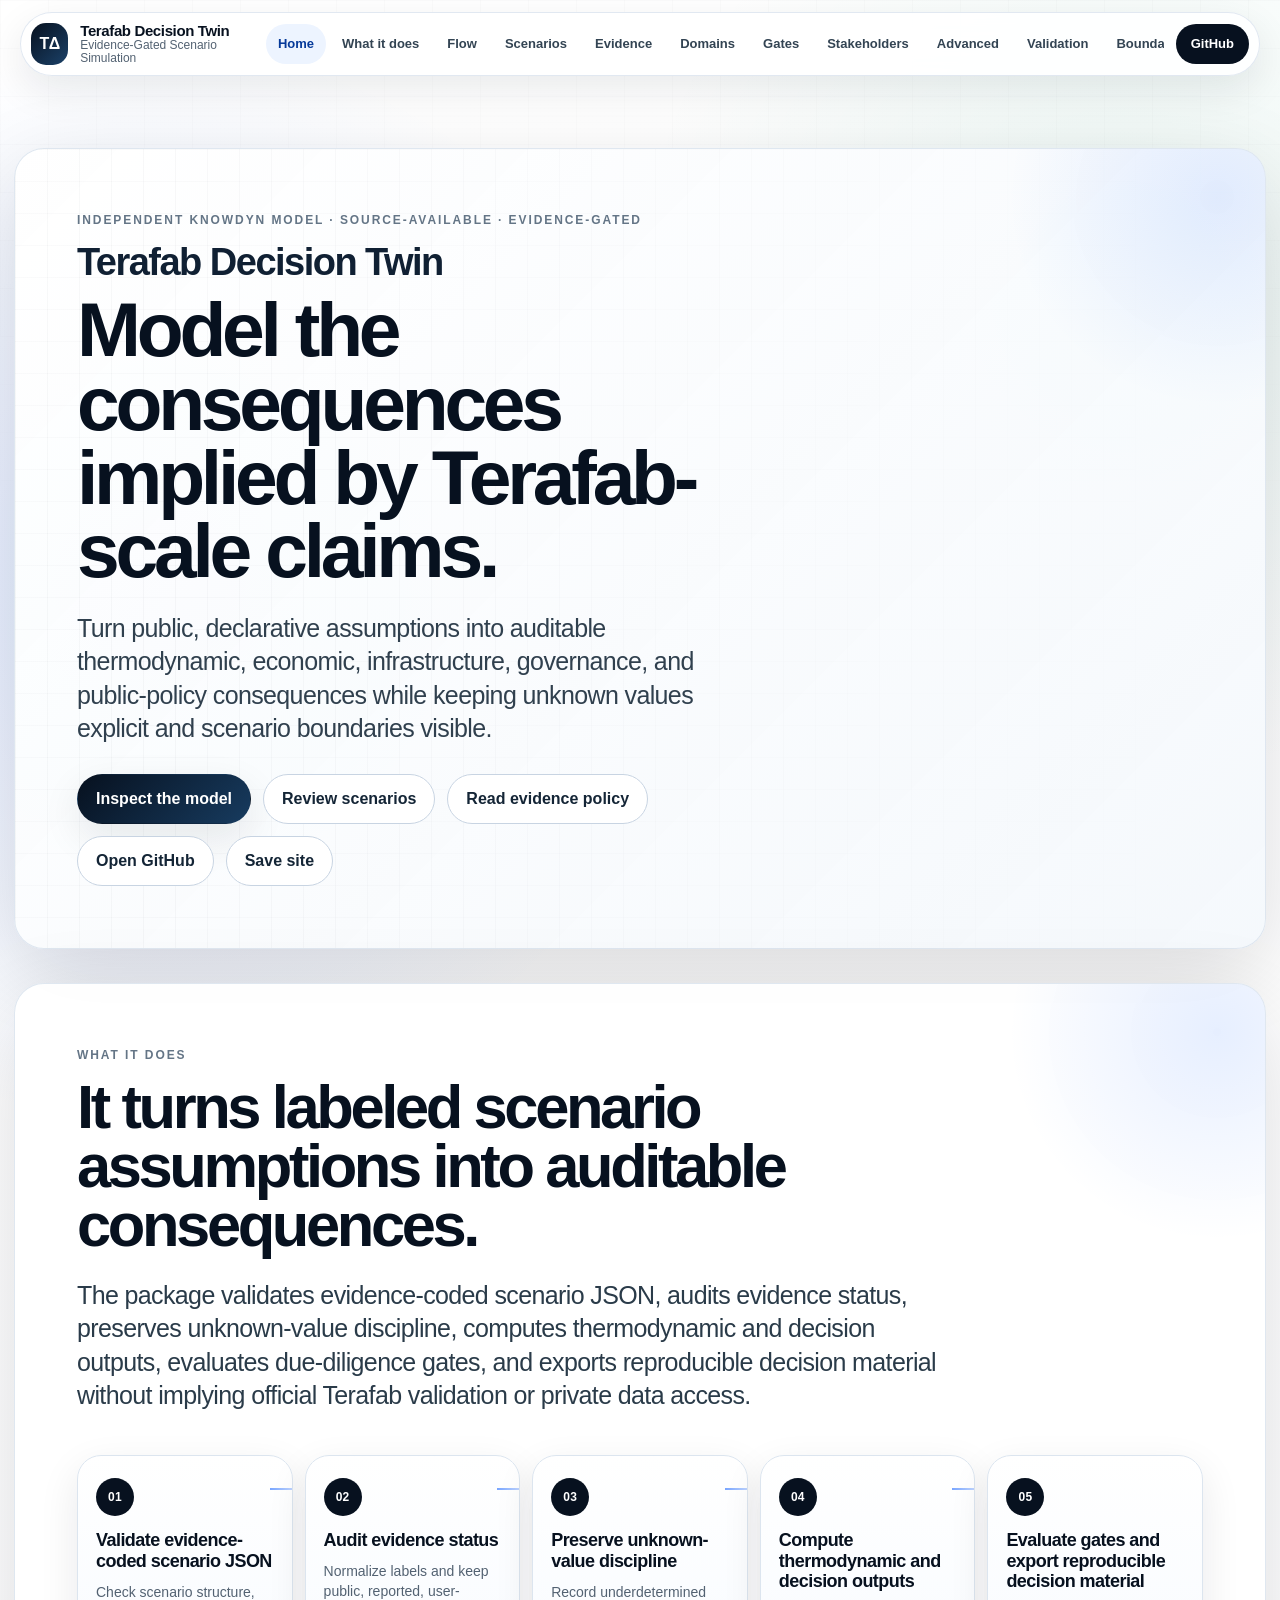
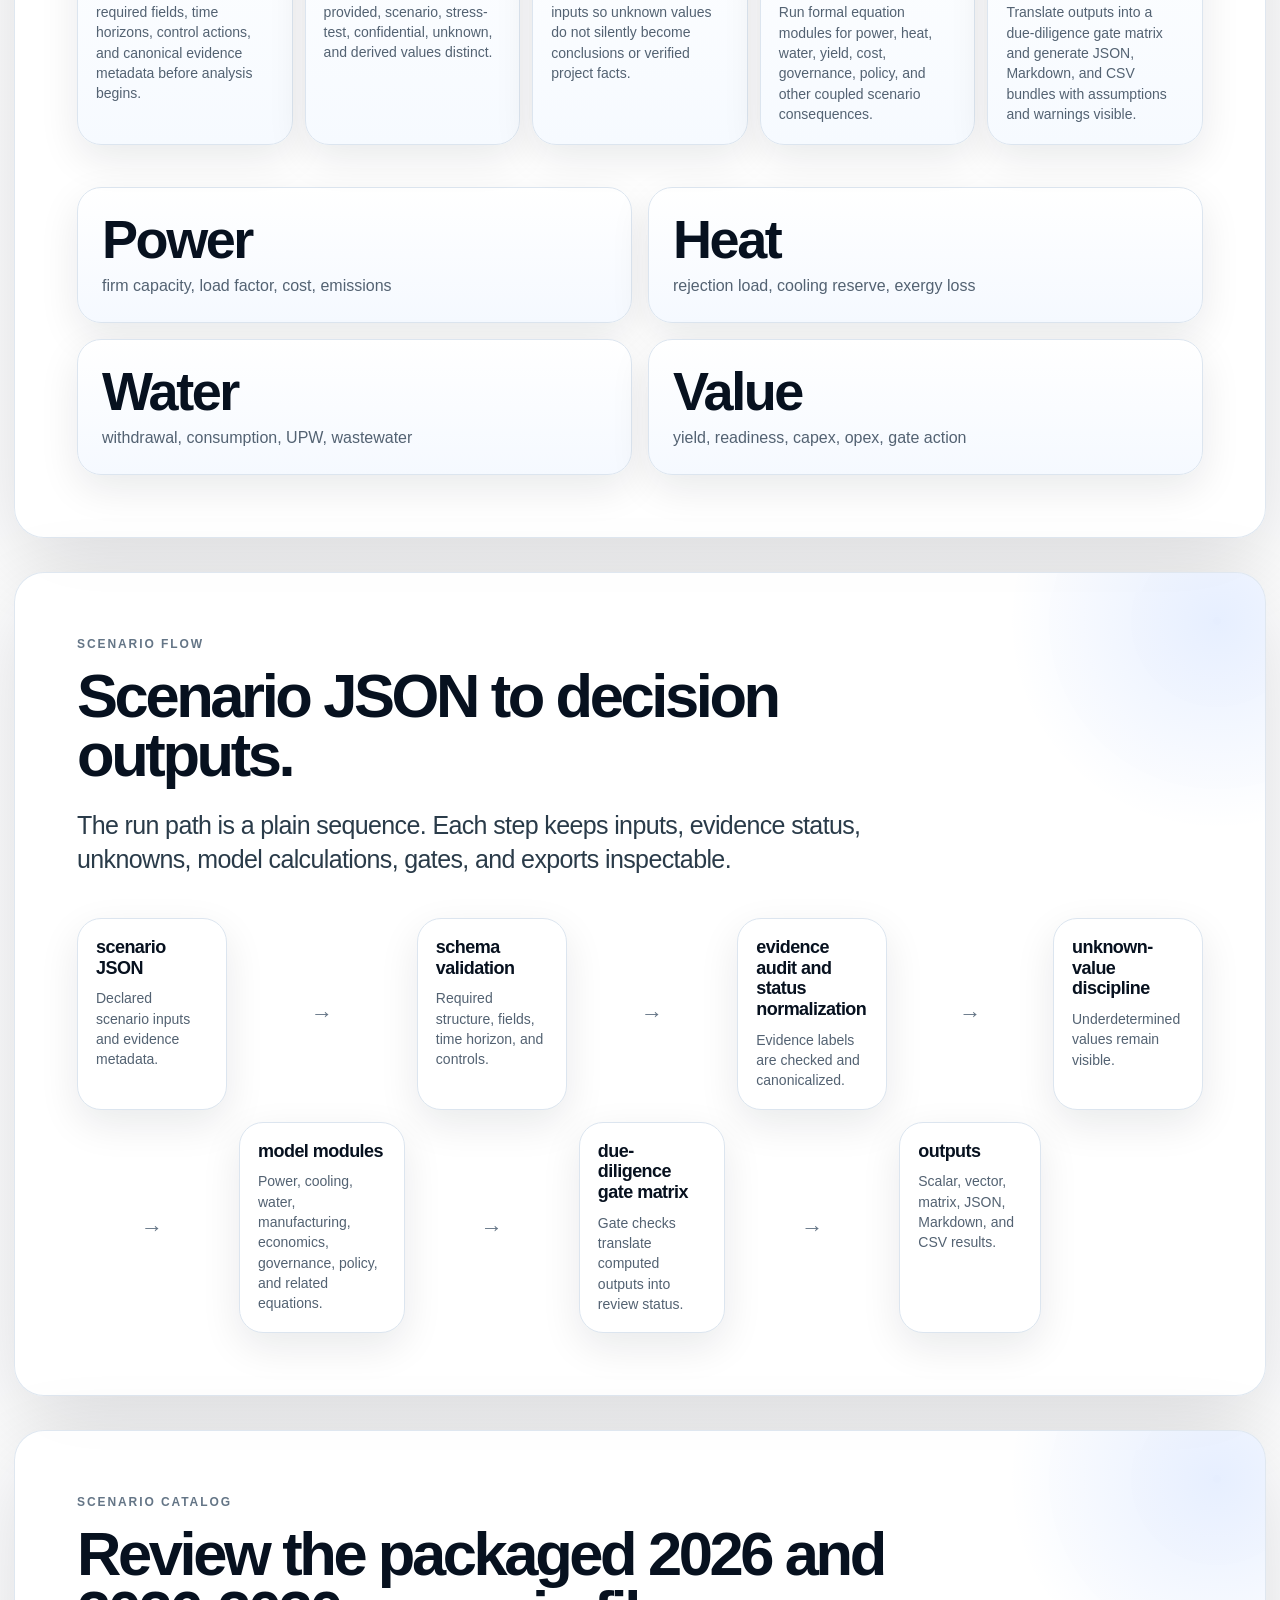
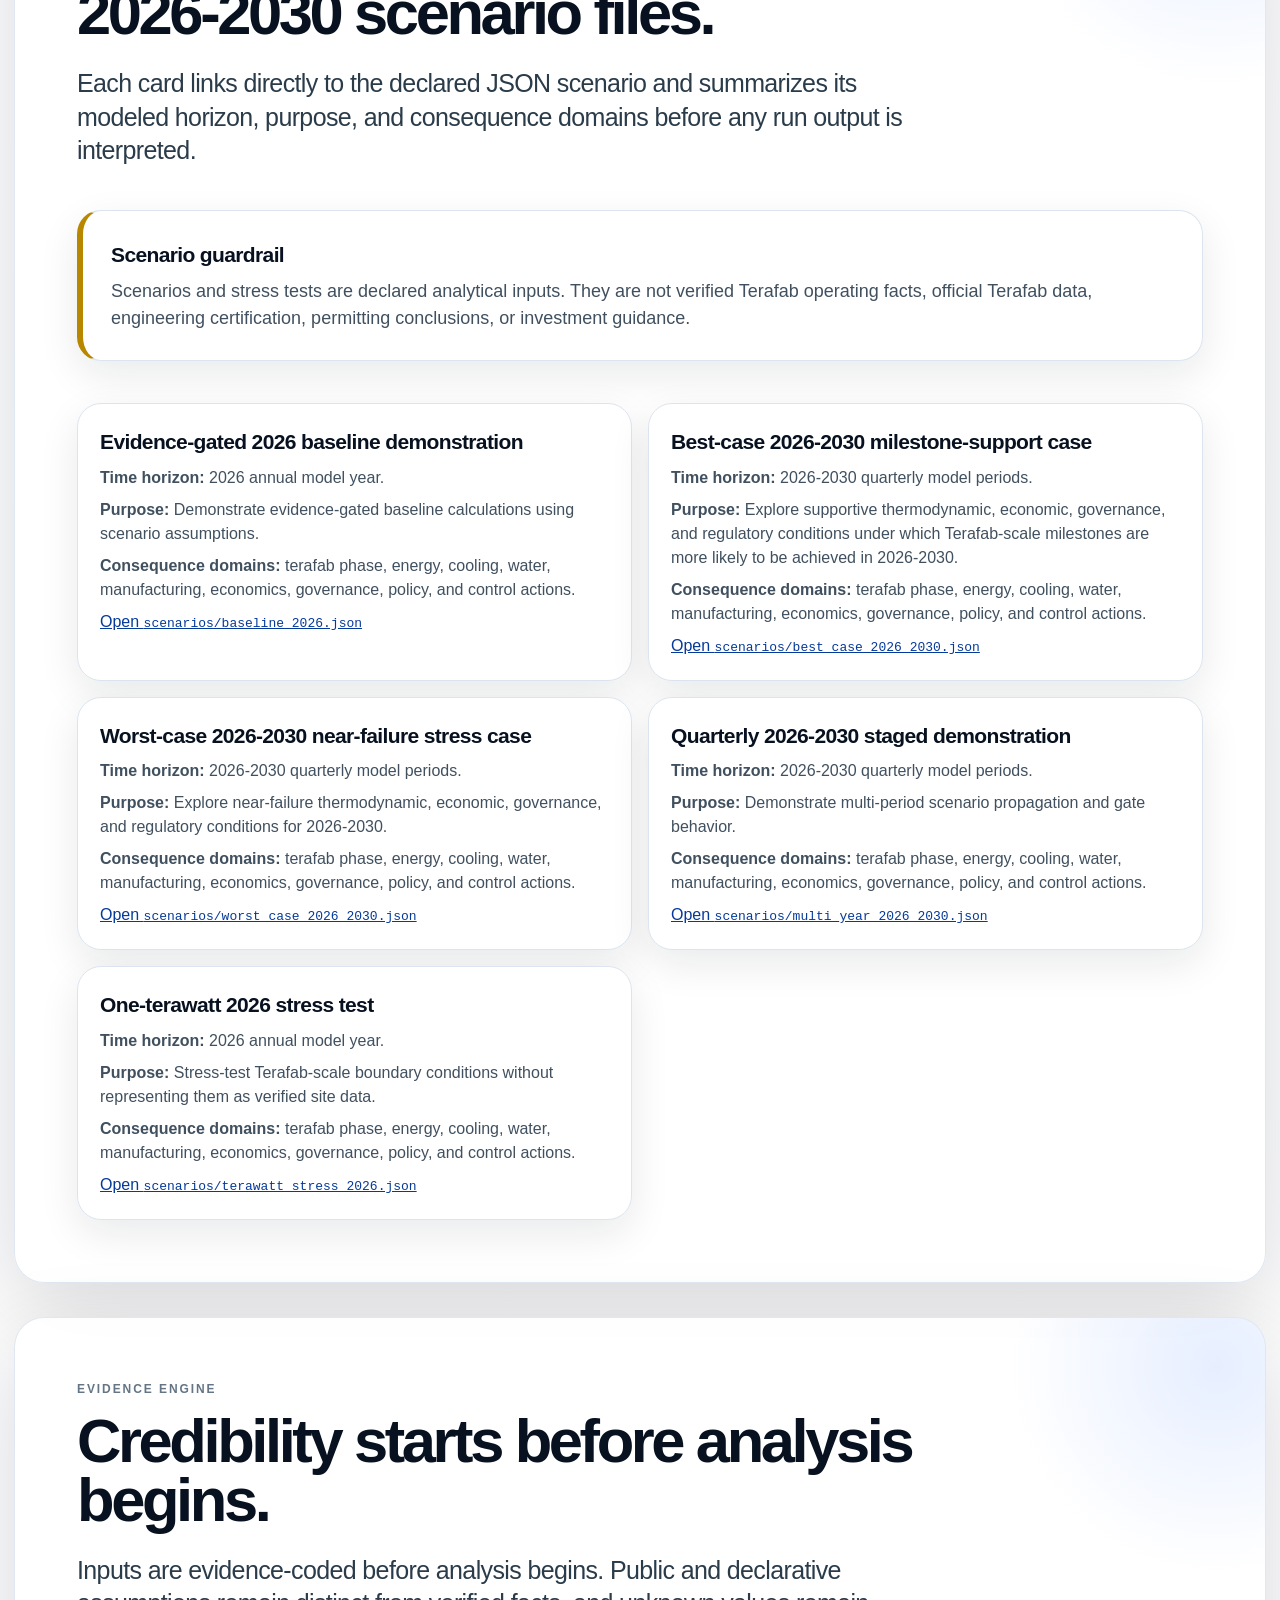
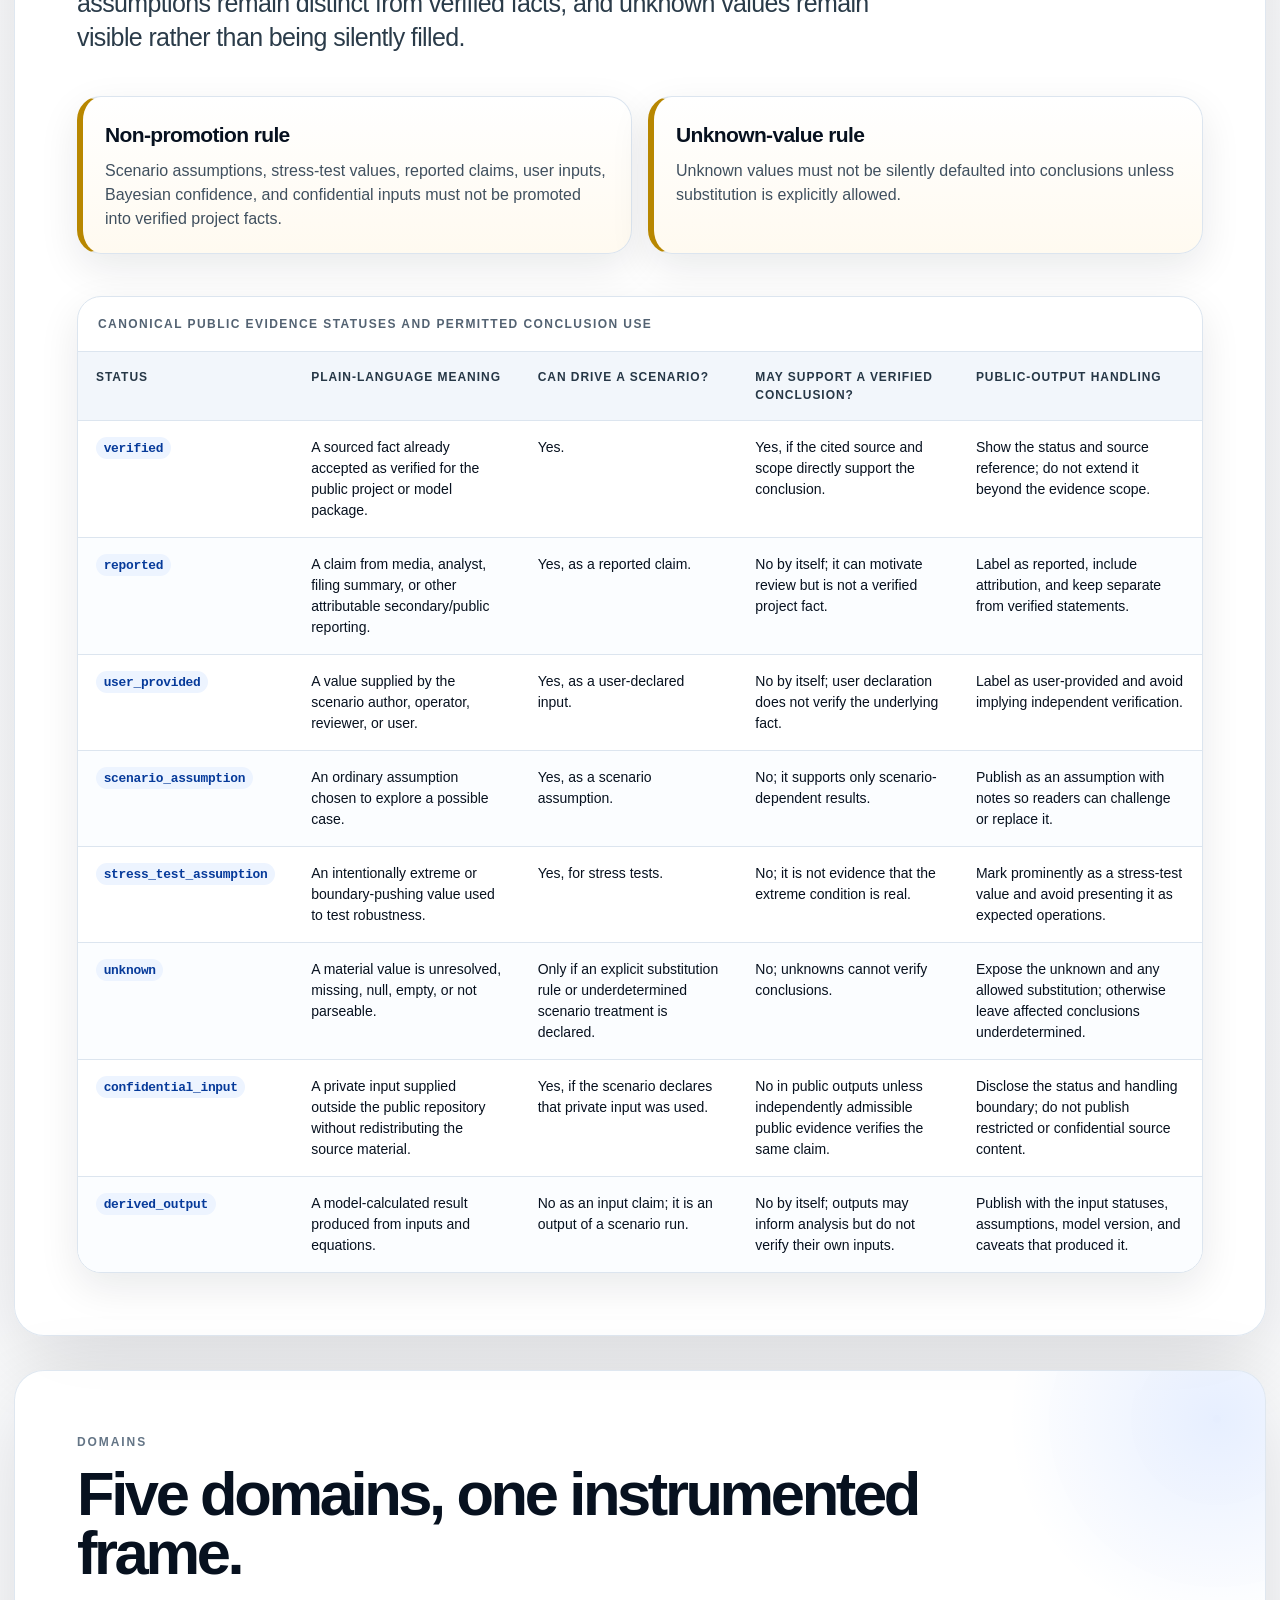
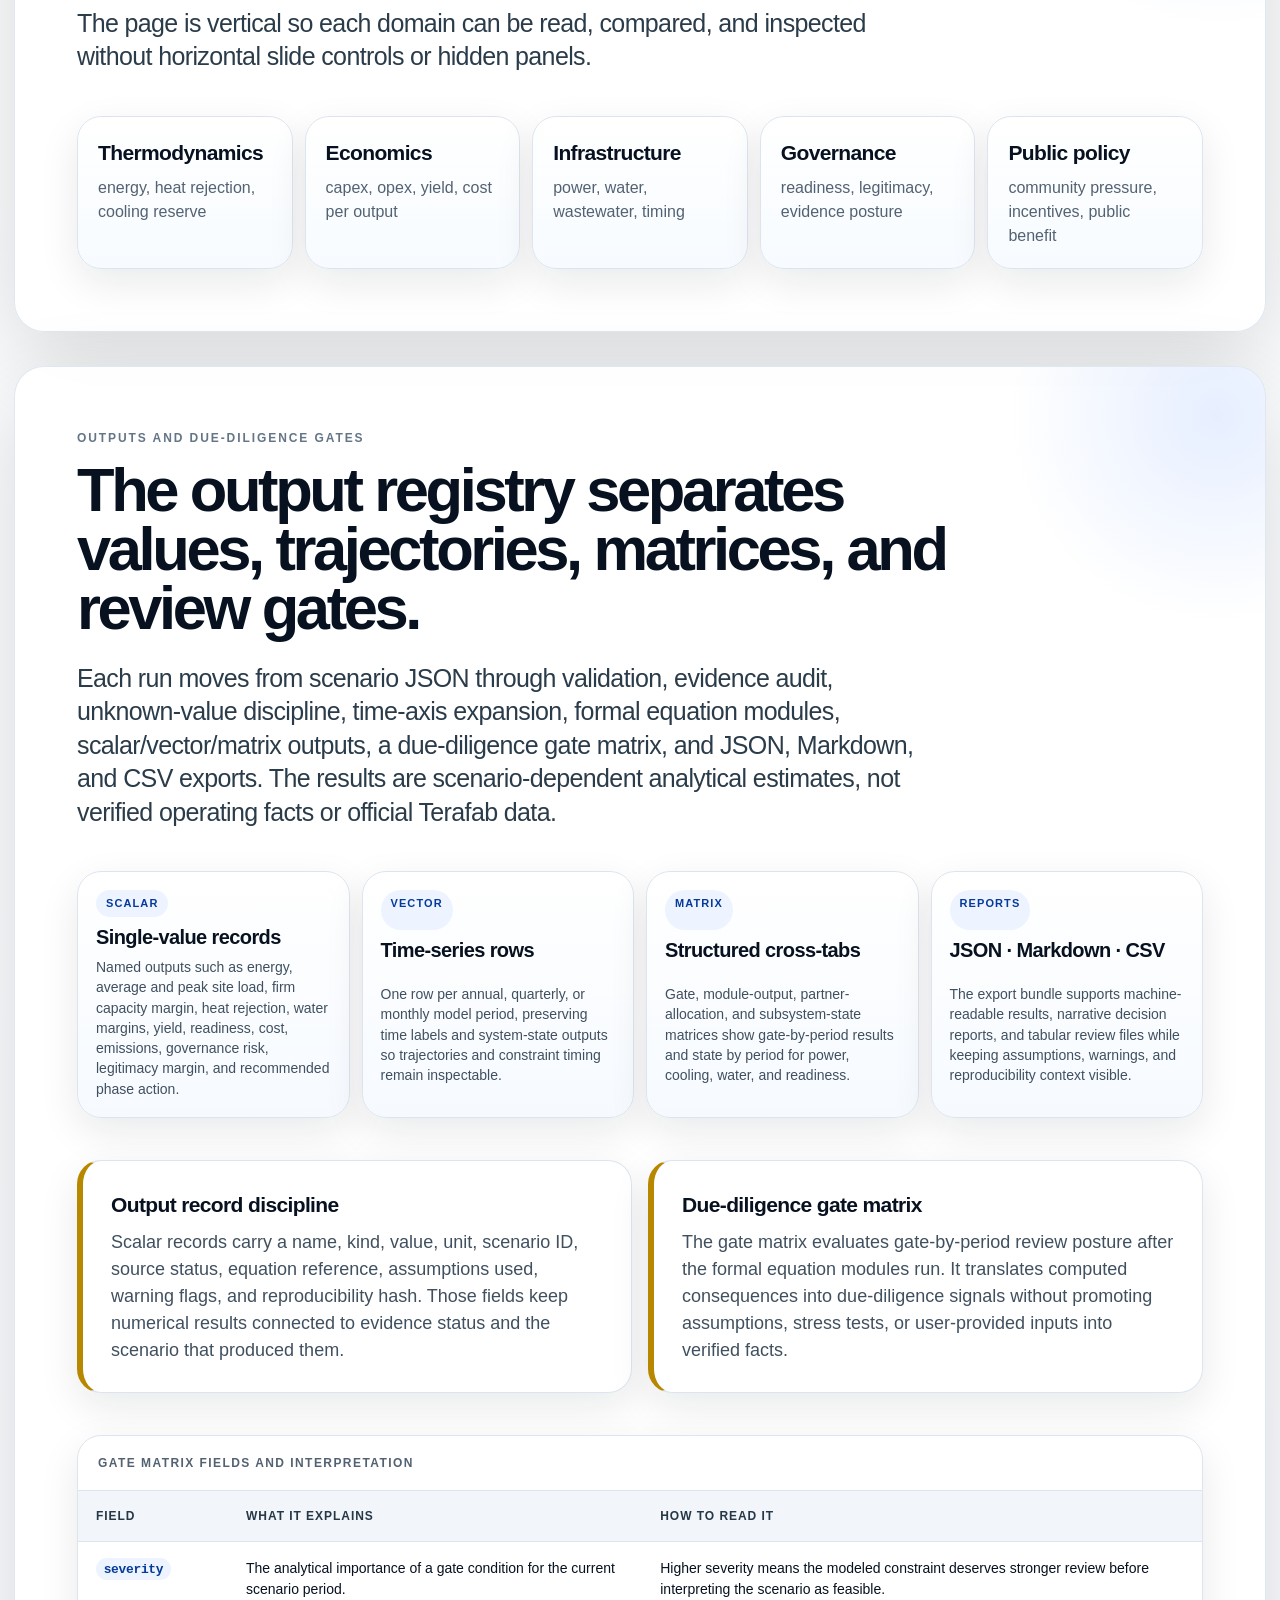
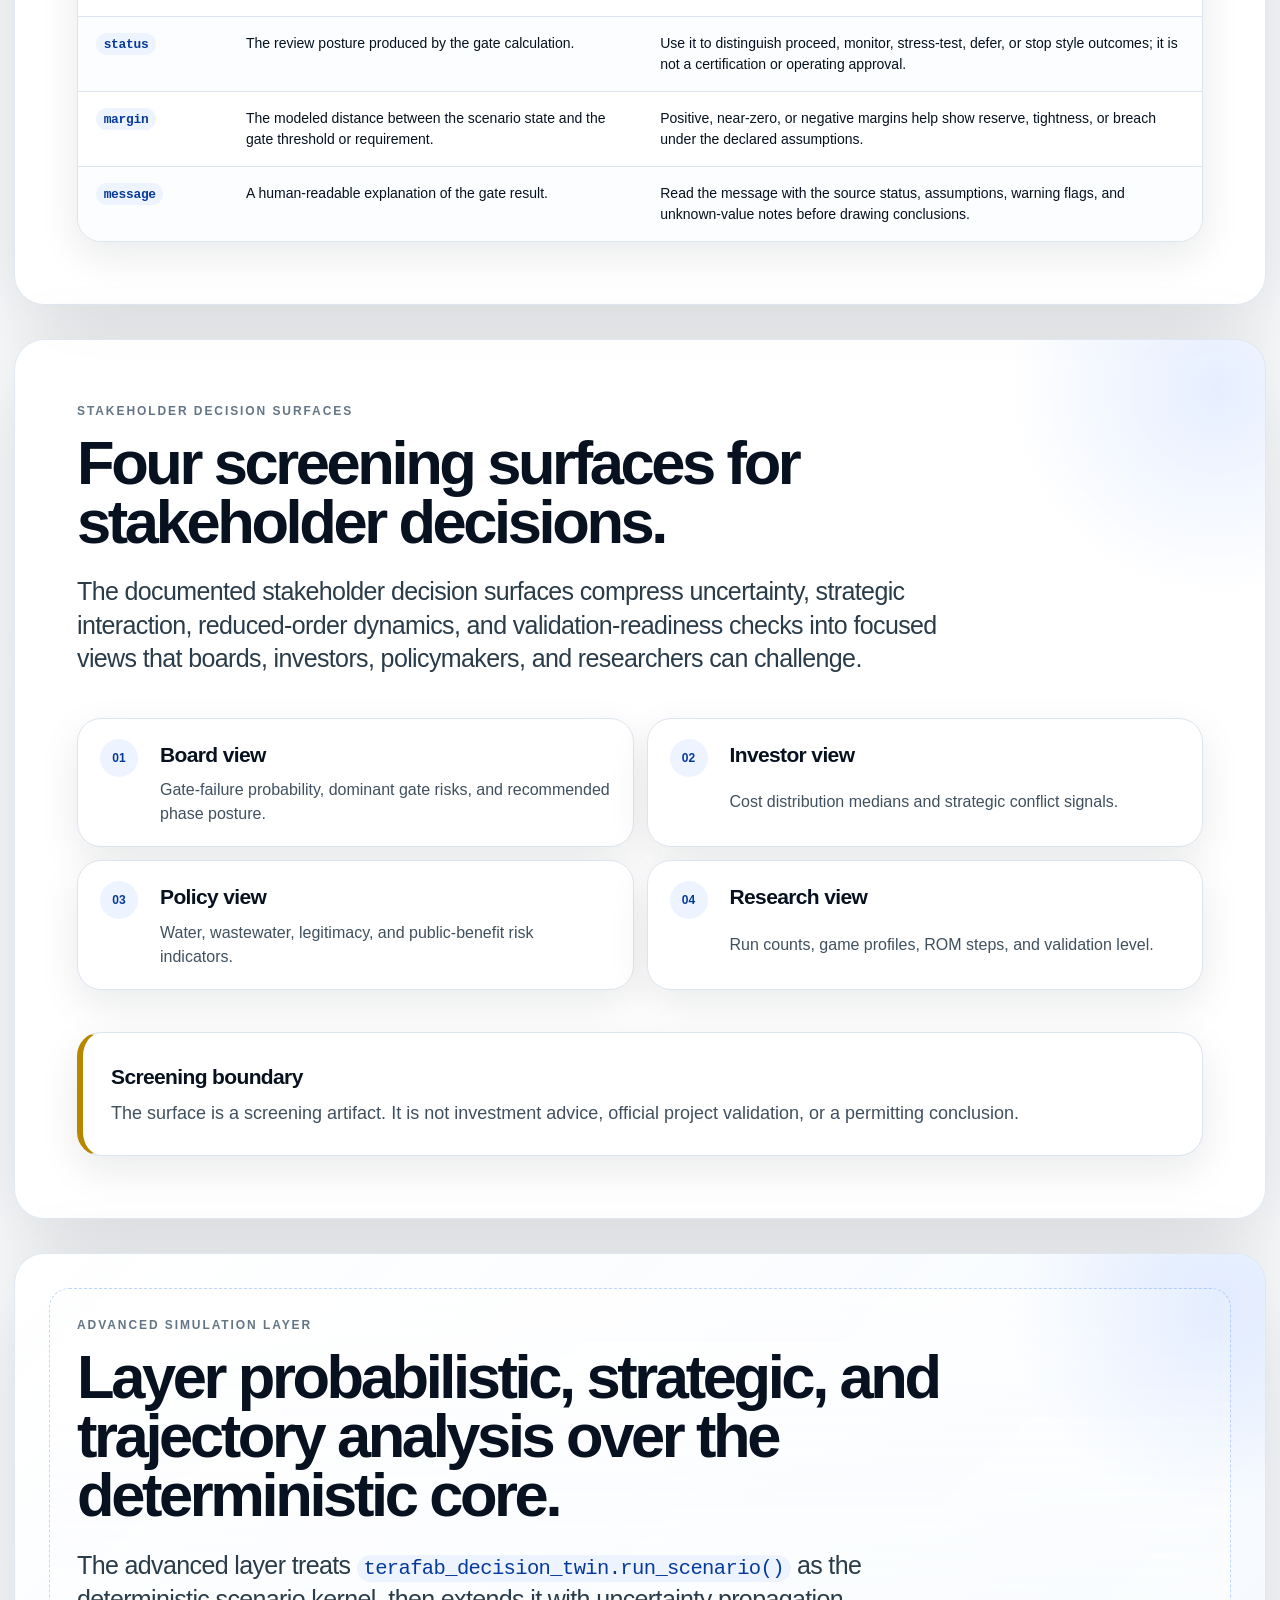
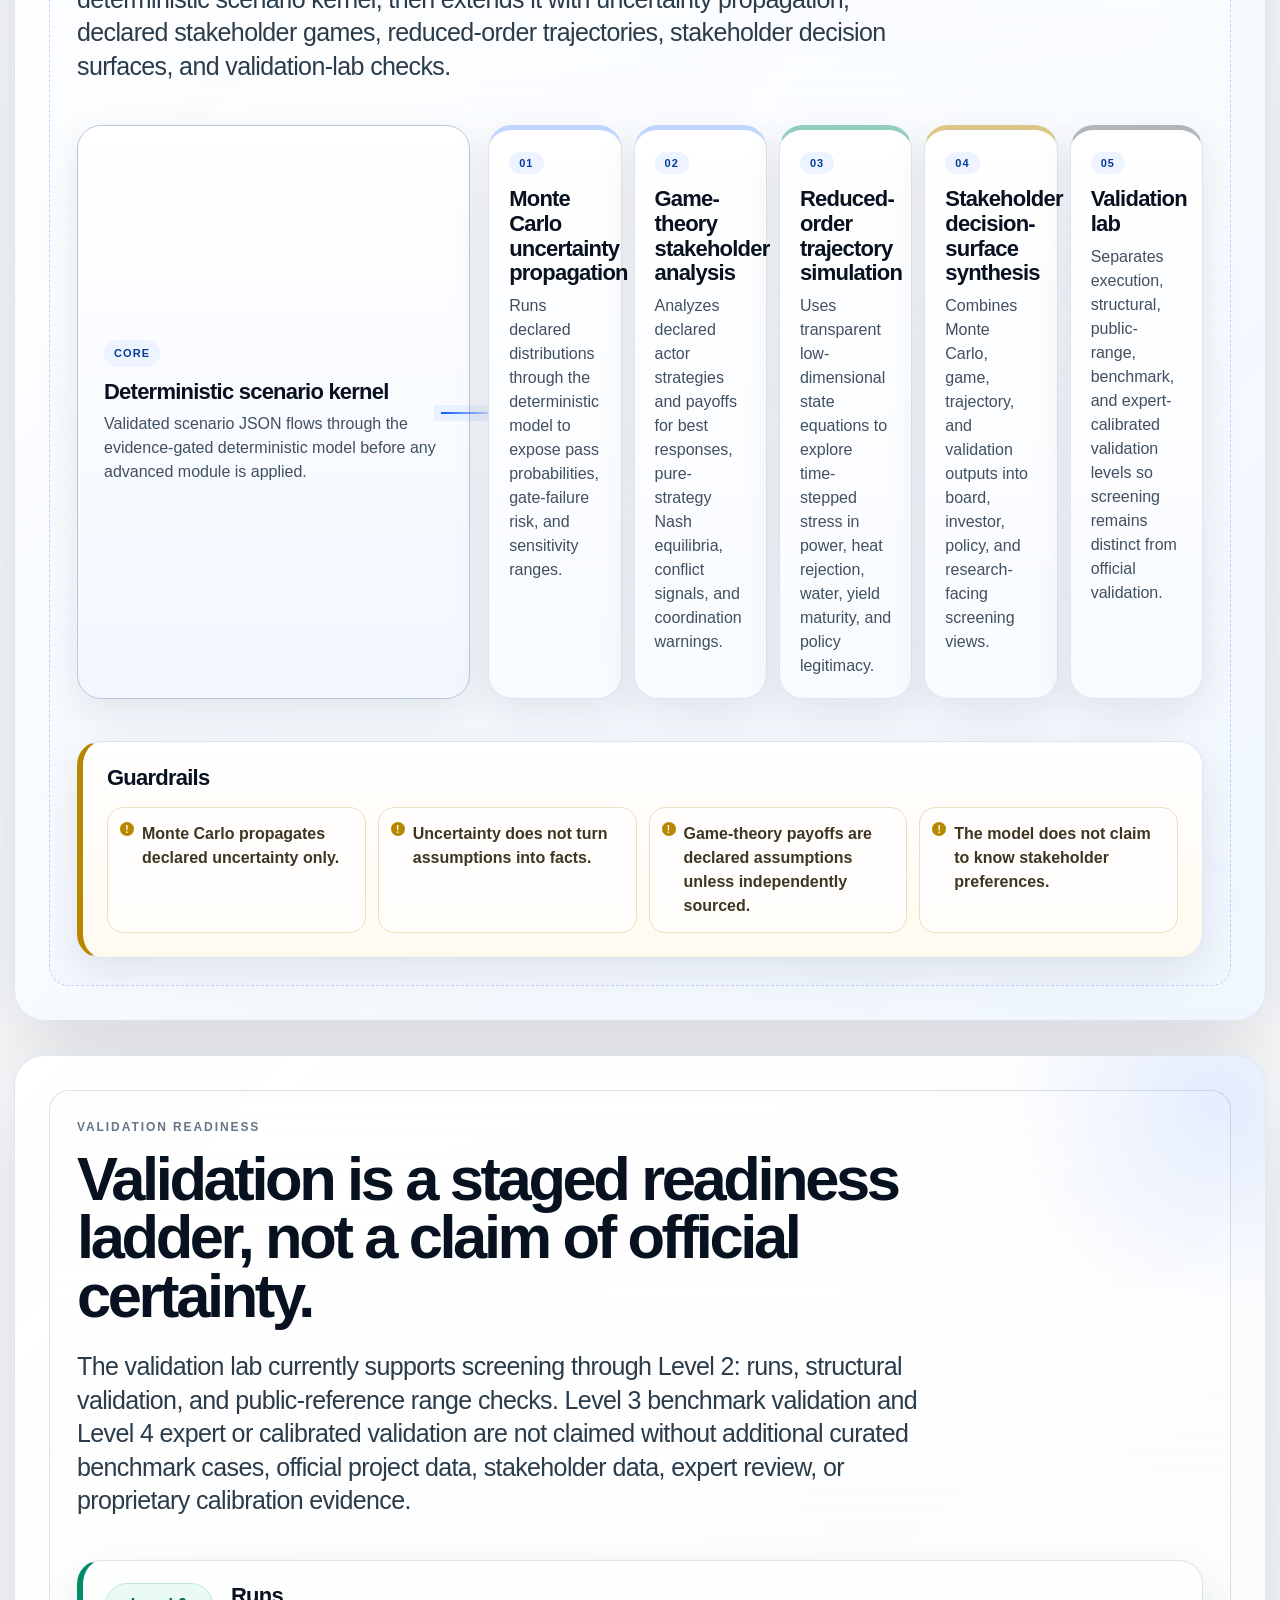
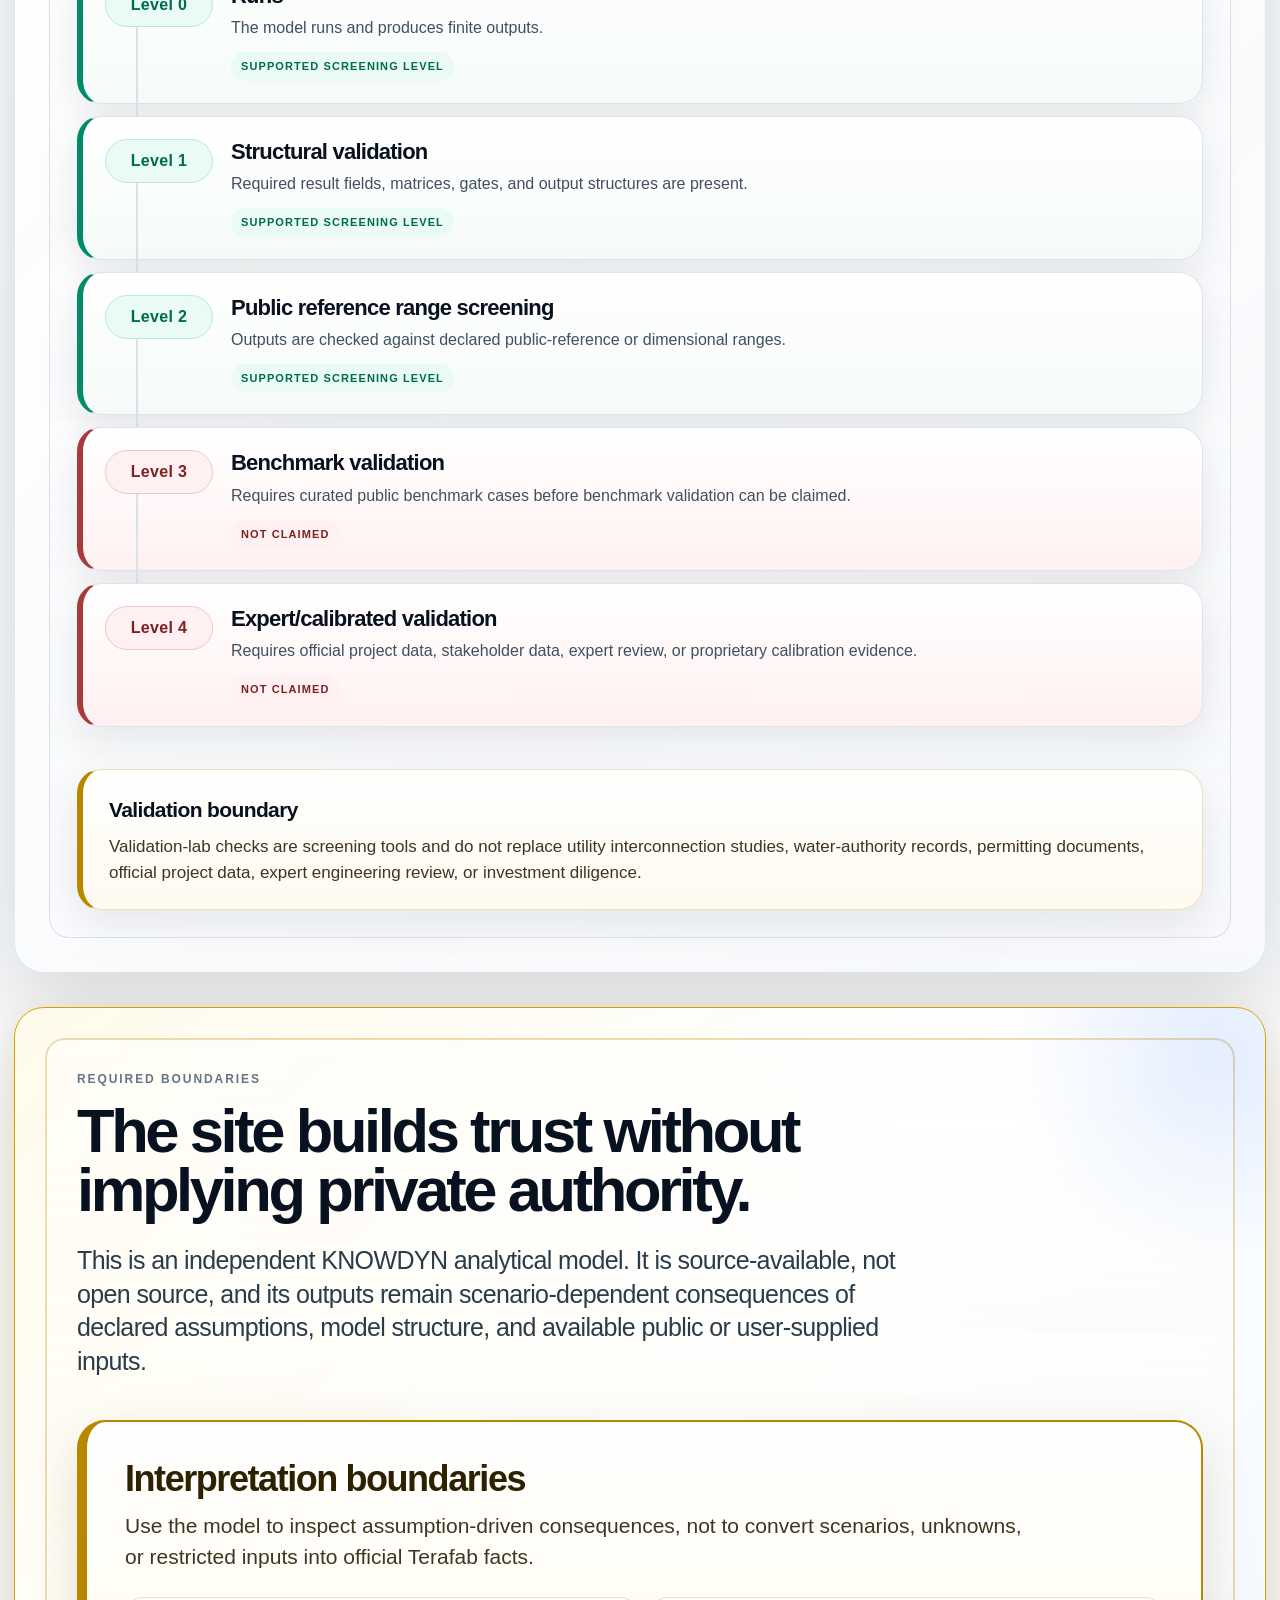
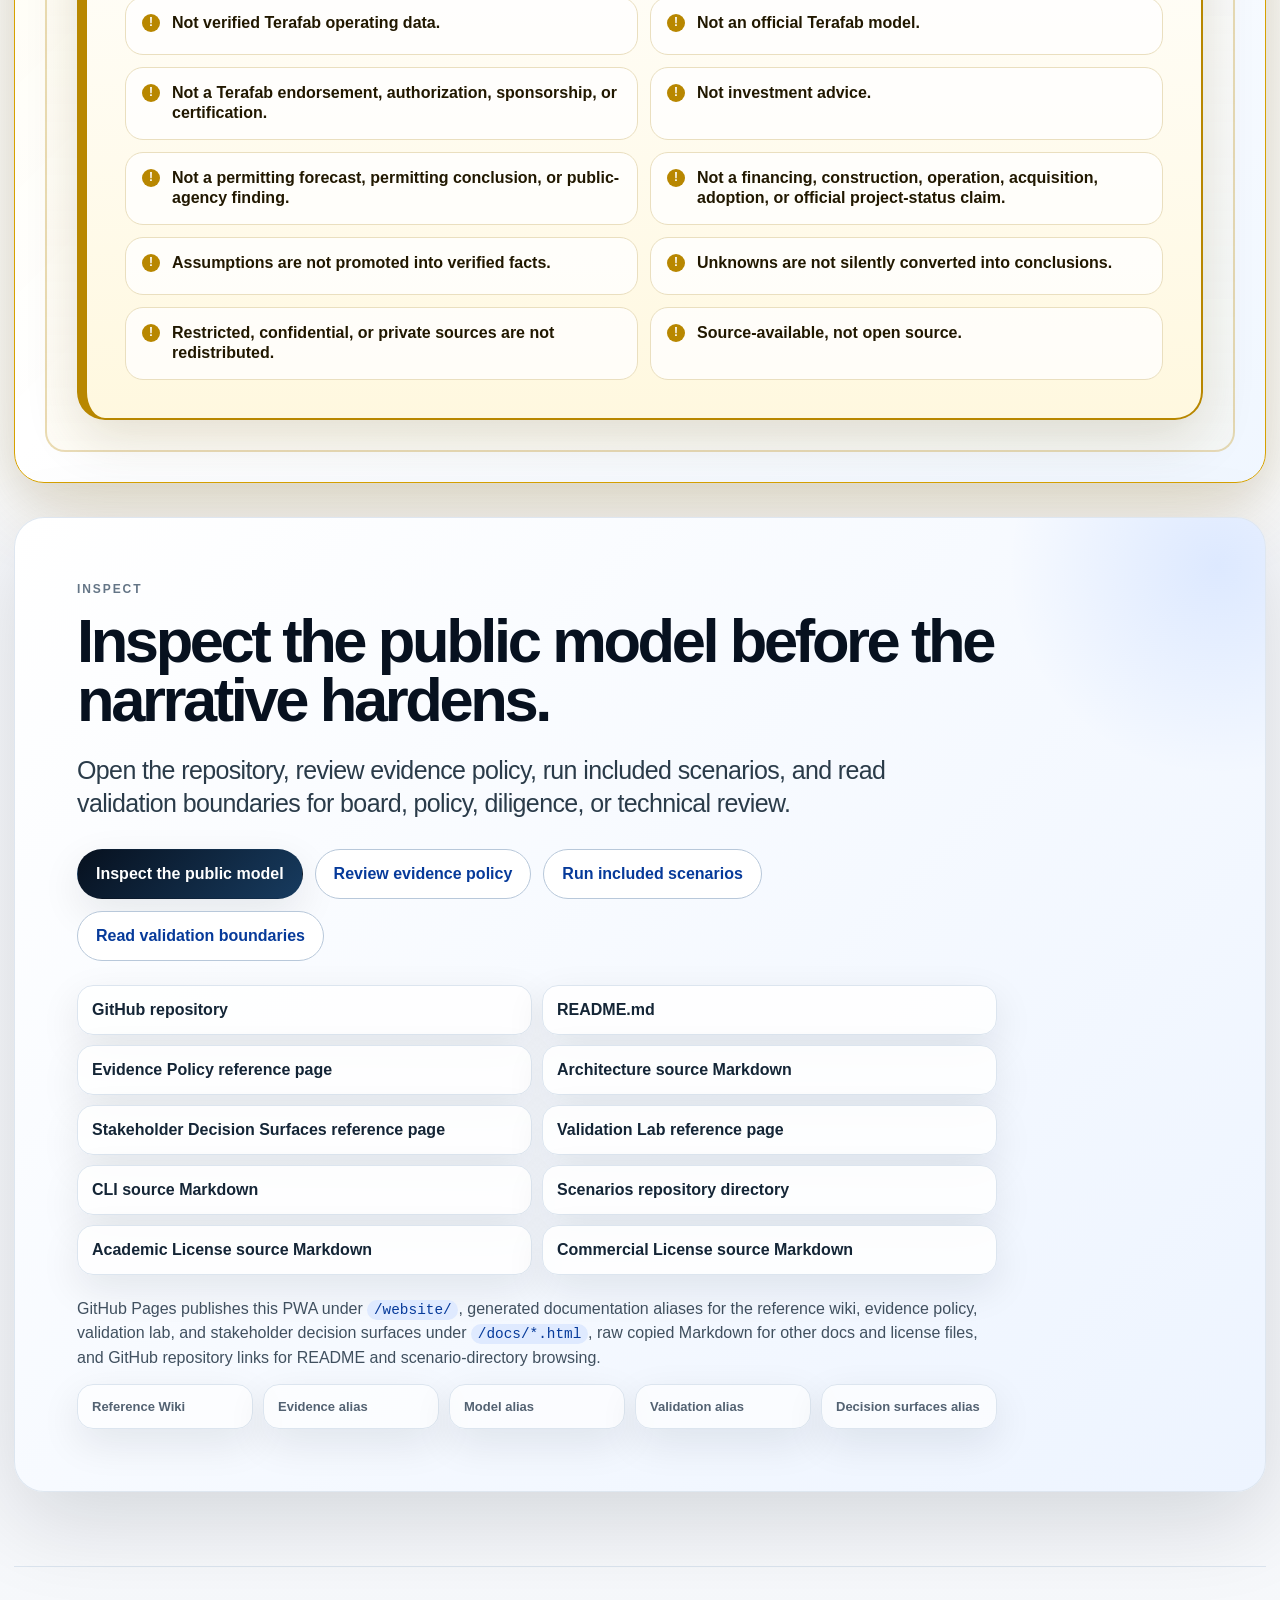
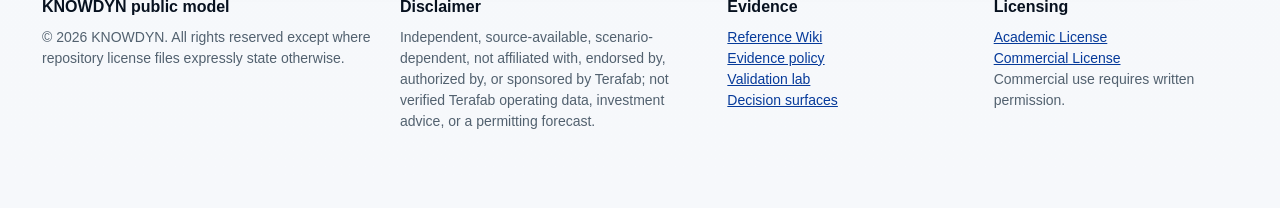
<file: website/index.html>
<!doctype html>
<html lang="en">
<head>
<meta charset="utf-8">
<meta name="viewport" content="width=device-width, initial-scale=1, viewport-fit=cover">
<title>Terafab Decision Twin | Independent Source-Available Scenario Simulation</title>
<meta name="description" content="Terafab Decision Twin is an independent, source-available, scenario-dependent decision twin for public assumptions, evidence-gated consequences, unknown-value discipline, and non-affiliated Terafab-scale analysis.">
<meta name="robots" content="index,follow,max-image-preview:large,max-snippet:-1">
<link rel="canonical" href="https://knowdyn.github.io/terafab-decision-twin/website/">
<link rel="manifest" href="manifest.webmanifest">
<meta name="theme-color" content="#07111f">
<meta name="color-scheme" content="light">
<meta name="apple-mobile-web-app-capable" content="yes">
<meta name="apple-mobile-web-app-title" content="Terafab Decision Twin">
<link rel="apple-touch-icon" href="assets/icon.svg">
<meta property="og:site_name" content="Terafab Decision Twin by KNOWDYN">
<meta property="og:title" content="Terafab Decision Twin | Independent Scenario Simulation">
<meta property="og:description" content="Independent, source-available, scenario-dependent decision twin for evidence-gated Terafab-scale consequences, public assumptions, and non-affiliated analysis.">
<meta property="og:type" content="website">
<meta property="og:url" content="https://knowdyn.github.io/terafab-decision-twin/website/">
<meta property="og:image" content="https://knowdyn.github.io/terafab-decision-twin/website/assets/social-card.svg">
<meta name="twitter:card" content="summary_large_image">
<meta name="twitter:title" content="Terafab Decision Twin | Source-Available Decision Twin">
<meta name="twitter:description" content="Independent, scenario-dependent decision twin for public assumptions, unknown-value discipline, stakeholder decision surfaces, and non-affiliated Terafab-scale analysis.">
<meta name="twitter:image" content="https://knowdyn.github.io/terafab-decision-twin/website/assets/social-card.svg">
<meta name="google-site-verification" content="O80ypgVlRU_t-74t0P59xXzdILse-LRNsbJ8jaZpHcA" />
<link rel="stylesheet" href="assets/fonts.css">
<link rel="stylesheet" href="assets/style.css">
<script type="application/ld+json">{"@context":"https://schema.org","@type":"WebApplication","name":"Terafab Decision Twin","url":"https://knowdyn.github.io/terafab-decision-twin/website/","applicationCategory":"BusinessApplication","operatingSystem":"Any","description":"An independent, source-available, scenario-dependent decision twin for evidence-gated Terafab-scale consequences, public assumptions, unknown-value discipline, and non-affiliated analysis.","publisher":{"@type":"Organization","name":"KNOWDYN"},"isAccessibleForFree":true}</script>
</head>
<body>
<a class="skip" href="#main">Skip to content</a>
<header class="topbar" data-topbar>
  <a class="brand" href="#home" aria-label="Terafab Decision Twin"><span class="mark">TΔ</span><span><b>Terafab Decision Twin</b><small>Evidence-Gated Scenario Simulation</small></span></a>
  <nav class="nav" aria-label="Page navigation" data-nav>
    <a href="#home">Home</a>
    <a href="#what-it-does">What it does</a>
    <a href="#scenario-flow">Flow</a>
    <a href="#scenarios">Scenarios</a>
    <a href="#evidence">Evidence</a>
    <a href="#domains">Domains</a>
    <a href="#gates">Gates</a>
    <a href="#stakeholders">Stakeholders</a>
    <a href="#advanced">Advanced</a>
    <a href="#validation">Validation</a>
    <a href="#boundaries">Boundaries</a>
    <a href="#inspect">Inspect</a>
  </nav>
  <a class="repo-link" href="https://github.com/KNOWDYN/terafab-decision-twin" rel="noopener">GitHub</a>
</header>
<main id="main" class="site-shell" aria-label="Terafab Decision Twin overview">
  <section id="home" class="section hero-section" aria-labelledby="home-title">
    <div class="section-copy hero-copy">
      <p class="eyebrow">Independent KNOWDYN model · source-available · evidence-gated</p>
      <p class="hero-kicker">Terafab Decision Twin</p>
      <h1 id="home-title">Model the consequences implied by Terafab-scale claims.</h1>
      <p class="lead">Turn public, declarative assumptions into auditable thermodynamic, economic, infrastructure, governance, and public-policy consequences while keeping unknown values explicit and scenario boundaries visible.</p>
      <div class="cta-row" aria-label="Primary actions"><a class="btn primary" href="#what-it-does">Inspect the model</a><a class="btn" href="#scenario-flow">Review scenarios</a><a class="btn" href="#evidence">Read evidence policy</a><a class="btn" href="https://github.com/KNOWDYN/terafab-decision-twin" rel="noopener">Open GitHub</a><button class="btn" type="button" data-install hidden>Save site</button></div>
    </div>
  </section>

  <section id="what-it-does" class="section" aria-labelledby="what-it-does-title">
    <div class="section-copy wide"><p class="eyebrow">What it does</p><h2 id="what-it-does-title">It turns labeled scenario assumptions into auditable consequences.</h2><p class="lead">The package validates evidence-coded scenario JSON, audits evidence status, preserves unknown-value discipline, computes thermodynamic and decision outputs, evaluates due-diligence gates, and exports reproducible decision material without implying official Terafab validation or private data access.</p></div>
    <ol class="step-flow" aria-label="Core model actions">
      <li><span>01</span><b>Validate evidence-coded scenario JSON</b><p>Check scenario structure, required fields, time horizons, control actions, and canonical evidence metadata before analysis begins.</p></li>
      <li><span>02</span><b>Audit evidence status</b><p>Normalize labels and keep public, reported, user-provided, scenario, stress-test, confidential, unknown, and derived values distinct.</p></li>
      <li><span>03</span><b>Preserve unknown-value discipline</b><p>Record underdetermined inputs so unknown values do not silently become conclusions or verified project facts.</p></li>
      <li><span>04</span><b>Compute thermodynamic and decision outputs</b><p>Run formal equation modules for power, heat, water, yield, cost, governance, policy, and other coupled scenario consequences.</p></li>
      <li><span>05</span><b>Evaluate gates and export reproducible decision material</b><p>Translate outputs into a due-diligence gate matrix and generate JSON, Markdown, and CSV bundles with assumptions and warnings visible.</p></li>
    </ol>
    <div class="metric-grid"><article><strong>Power</strong><span>firm capacity, load factor, cost, emissions</span></article><article><strong>Heat</strong><span>rejection load, cooling reserve, exergy loss</span></article><article><strong>Water</strong><span>withdrawal, consumption, UPW, wastewater</span></article><article><strong>Value</strong><span>yield, readiness, capex, opex, gate action</span></article></div>
  </section>

  <section id="scenario-flow" class="section" aria-labelledby="scenario-flow-title">
    <div class="section-copy wide"><p class="eyebrow">Scenario flow</p><h2 id="scenario-flow-title">Scenario JSON to decision outputs.</h2><p class="lead">The run path is a plain sequence. Each step keeps inputs, evidence status, unknowns, model calculations, gates, and exports inspectable.</p></div>
    <ol class="scenario-flow" aria-label="Scenario processing flow">
      <li class="flow-step"><b>scenario JSON</b><span>Declared scenario inputs and evidence metadata.</span></li>
      <li class="flow-arrow" aria-hidden="true">→</li>
      <li class="flow-step"><b>schema validation</b><span>Required structure, fields, time horizon, and controls.</span></li>
      <li class="flow-arrow" aria-hidden="true">→</li>
      <li class="flow-step"><b>evidence audit and status normalization</b><span>Evidence labels are checked and canonicalized.</span></li>
      <li class="flow-arrow" aria-hidden="true">→</li>
      <li class="flow-step"><b>unknown-value discipline</b><span>Underdetermined values remain visible.</span></li>
      <li class="flow-arrow" aria-hidden="true">→</li>
      <li class="flow-step"><b>model modules</b><span>Power, cooling, water, manufacturing, economics, governance, policy, and related equations.</span></li>
      <li class="flow-arrow" aria-hidden="true">→</li>
      <li class="flow-step"><b>due-diligence gate matrix</b><span>Gate checks translate computed outputs into review status.</span></li>
      <li class="flow-arrow" aria-hidden="true">→</li>
      <li class="flow-step"><b>outputs</b><span>Scalar, vector, matrix, JSON, Markdown, and CSV results.</span></li>
    </ol>
  </section>

  <section id="scenarios" class="section" aria-labelledby="scenarios-title">
    <div class="section-copy wide">
      <p class="eyebrow">Scenario catalog</p>
      <h2 id="scenarios-title">Review the packaged 2026 and 2026-2030 scenario files.</h2>
      <p class="lead">Each card links directly to the declared JSON scenario and summarizes its modeled horizon, purpose, and consequence domains before any run output is interpreted.</p>
    </div>
    <div class="boundary-card" role="note">
      <b>Scenario guardrail</b>
      <p>Scenarios and stress tests are declared analytical inputs. They are not verified Terafab operating facts, official Terafab data, engineering certification, permitting conclusions, or investment guidance.</p>
    </div>
    <div class="card-grid" aria-label="Packaged scenario files">
      <article>
        <b>Evidence-gated 2026 baseline demonstration</b>
        <p><strong>Time horizon:</strong> 2026 annual model year.</p>
        <p><strong>Purpose:</strong> Demonstrate evidence-gated baseline calculations using scenario assumptions.</p>
        <p><strong>Consequence domains:</strong> terafab phase, energy, cooling, water, manufacturing, economics, governance, policy, and control actions.</p>
        <p><a href="https://github.com/KNOWDYN/terafab-decision-twin/blob/main/scenarios/baseline_2026.json" rel="noopener">Open <code>scenarios/baseline_2026.json</code></a></p>
      </article>
      <article>
        <b>Best-case 2026-2030 milestone-support case</b>
        <p><strong>Time horizon:</strong> 2026-2030 quarterly model periods.</p>
        <p><strong>Purpose:</strong> Explore supportive thermodynamic, economic, governance, and regulatory conditions under which Terafab-scale milestones are more likely to be achieved in 2026-2030.</p>
        <p><strong>Consequence domains:</strong> terafab phase, energy, cooling, water, manufacturing, economics, governance, policy, and control actions.</p>
        <p><a href="https://github.com/KNOWDYN/terafab-decision-twin/blob/main/scenarios/best_case_2026_2030.json" rel="noopener">Open <code>scenarios/best_case_2026_2030.json</code></a></p>
      </article>
      <article>
        <b>Worst-case 2026-2030 near-failure stress case</b>
        <p><strong>Time horizon:</strong> 2026-2030 quarterly model periods.</p>
        <p><strong>Purpose:</strong> Explore near-failure thermodynamic, economic, governance, and regulatory conditions for 2026-2030.</p>
        <p><strong>Consequence domains:</strong> terafab phase, energy, cooling, water, manufacturing, economics, governance, policy, and control actions.</p>
        <p><a href="https://github.com/KNOWDYN/terafab-decision-twin/blob/main/scenarios/worst_case_2026_2030.json" rel="noopener">Open <code>scenarios/worst_case_2026_2030.json</code></a></p>
      </article>
      <article>
        <b>Quarterly 2026-2030 staged demonstration</b>
        <p><strong>Time horizon:</strong> 2026-2030 quarterly model periods.</p>
        <p><strong>Purpose:</strong> Demonstrate multi-period scenario propagation and gate behavior.</p>
        <p><strong>Consequence domains:</strong> terafab phase, energy, cooling, water, manufacturing, economics, governance, policy, and control actions.</p>
        <p><a href="https://github.com/KNOWDYN/terafab-decision-twin/blob/main/scenarios/multi_year_2026_2030.json" rel="noopener">Open <code>scenarios/multi_year_2026_2030.json</code></a></p>
      </article>
      <article>
        <b>One-terawatt 2026 stress test</b>
        <p><strong>Time horizon:</strong> 2026 annual model year.</p>
        <p><strong>Purpose:</strong> Stress-test Terafab-scale boundary conditions without representing them as verified site data.</p>
        <p><strong>Consequence domains:</strong> terafab phase, energy, cooling, water, manufacturing, economics, governance, policy, and control actions.</p>
        <p><a href="https://github.com/KNOWDYN/terafab-decision-twin/blob/main/scenarios/terawatt_stress_2026.json" rel="noopener">Open <code>scenarios/terawatt_stress_2026.json</code></a></p>
      </article>
    </div>
  </section>

  <section id="evidence" class="section" aria-labelledby="evidence-title">
    <div class="section-copy wide"><p class="eyebrow">Evidence engine</p><h2 id="evidence-title">Credibility starts before analysis begins.</h2><p class="lead">Inputs are evidence-coded before analysis begins. Public and declarative assumptions remain distinct from verified facts, and unknown values remain visible rather than being silently filled.</p></div>
    <div class="evidence-rules" aria-label="Evidence discipline rules"><article><b>Non-promotion rule</b><p>Scenario assumptions, stress-test values, reported claims, user inputs, Bayesian confidence, and confidential inputs must not be promoted into verified project facts.</p></article><article><b>Unknown-value rule</b><p>Unknown values must not be silently defaulted into conclusions unless substitution is explicitly allowed.</p></article></div>
    <div class="evidence-table-wrap" role="region" aria-labelledby="evidence-status-title" tabindex="0">
      <table class="evidence-table">
        <caption id="evidence-status-title">Canonical public evidence statuses and permitted conclusion use</caption>
        <thead><tr><th scope="col">Status</th><th scope="col">Plain-language meaning</th><th scope="col">Can drive a scenario?</th><th scope="col">May support a verified conclusion?</th><th scope="col">Public-output handling</th></tr></thead>
        <tbody>
          <tr><th scope="row"><code>verified</code></th><td>A sourced fact already accepted as verified for the public project or model package.</td><td>Yes.</td><td>Yes, if the cited source and scope directly support the conclusion.</td><td>Show the status and source reference; do not extend it beyond the evidence scope.</td></tr>
          <tr><th scope="row"><code>reported</code></th><td>A claim from media, analyst, filing summary, or other attributable secondary/public reporting.</td><td>Yes, as a reported claim.</td><td>No by itself; it can motivate review but is not a verified project fact.</td><td>Label as reported, include attribution, and keep separate from verified statements.</td></tr>
          <tr><th scope="row"><code>user_provided</code></th><td>A value supplied by the scenario author, operator, reviewer, or user.</td><td>Yes, as a user-declared input.</td><td>No by itself; user declaration does not verify the underlying fact.</td><td>Label as user-provided and avoid implying independent verification.</td></tr>
          <tr><th scope="row"><code>scenario_assumption</code></th><td>An ordinary assumption chosen to explore a possible case.</td><td>Yes, as a scenario assumption.</td><td>No; it supports only scenario-dependent results.</td><td>Publish as an assumption with notes so readers can challenge or replace it.</td></tr>
          <tr><th scope="row"><code>stress_test_assumption</code></th><td>An intentionally extreme or boundary-pushing value used to test robustness.</td><td>Yes, for stress tests.</td><td>No; it is not evidence that the extreme condition is real.</td><td>Mark prominently as a stress-test value and avoid presenting it as expected operations.</td></tr>
          <tr><th scope="row"><code>unknown</code></th><td>A material value is unresolved, missing, null, empty, or not parseable.</td><td>Only if an explicit substitution rule or underdetermined scenario treatment is declared.</td><td>No; unknowns cannot verify conclusions.</td><td>Expose the unknown and any allowed substitution; otherwise leave affected conclusions underdetermined.</td></tr>
          <tr><th scope="row"><code>confidential_input</code></th><td>A private input supplied outside the public repository without redistributing the source material.</td><td>Yes, if the scenario declares that private input was used.</td><td>No in public outputs unless independently admissible public evidence verifies the same claim.</td><td>Disclose the status and handling boundary; do not publish restricted or confidential source content.</td></tr>
          <tr><th scope="row"><code>derived_output</code></th><td>A model-calculated result produced from inputs and equations.</td><td>No as an input claim; it is an output of a scenario run.</td><td>No by itself; outputs may inform analysis but do not verify their own inputs.</td><td>Publish with the input statuses, assumptions, model version, and caveats that produced it.</td></tr>
        </tbody>
      </table>
    </div>
  </section>

  <section id="domains" class="section" aria-labelledby="domains-title">
    <div class="section-copy wide"><p class="eyebrow">Domains</p><h2 id="domains-title">Five domains, one instrumented frame.</h2><p class="lead">The page is vertical so each domain can be read, compared, and inspected without horizontal slide controls or hidden panels.</p></div>
    <div class="domain-strip"><article><b>Thermodynamics</b><span>energy, heat rejection, cooling reserve</span></article><article><b>Economics</b><span>capex, opex, yield, cost per output</span></article><article><b>Infrastructure</b><span>power, water, wastewater, timing</span></article><article><b>Governance</b><span>readiness, legitimacy, evidence posture</span></article><article><b>Public policy</b><span>community pressure, incentives, public benefit</span></article></div>
  </section>

  <section id="gates" class="section" aria-labelledby="gates-title">
    <div class="section-copy wide">
      <p class="eyebrow">Outputs and due-diligence gates</p>
      <h2 id="gates-title">The output registry separates values, trajectories, matrices, and review gates.</h2>
      <p class="lead">Each run moves from scenario JSON through validation, evidence audit, unknown-value discipline, time-axis expansion, formal equation modules, scalar/vector/matrix outputs, a due-diligence gate matrix, and JSON, Markdown, and CSV exports. The results are scenario-dependent analytical estimates, not verified operating facts or official Terafab data.</p>
    </div>

    <div class="output-dashboard" aria-label="Compact dashboard for registered output types">
      <article>
        <span>Scalar</span>
        <b>Single-value records</b>
        <p>Named outputs such as energy, average and peak site load, firm capacity margin, heat rejection, water margins, yield, readiness, cost, emissions, governance risk, legitimacy margin, and recommended phase action.</p>
      </article>
      <article>
        <span>Vector</span>
        <b>Time-series rows</b>
        <p>One row per annual, quarterly, or monthly model period, preserving time labels and system-state outputs so trajectories and constraint timing remain inspectable.</p>
      </article>
      <article>
        <span>Matrix</span>
        <b>Structured cross-tabs</b>
        <p>Gate, module-output, partner-allocation, and subsystem-state matrices show gate-by-period results and state by period for power, cooling, water, and readiness.</p>
      </article>
      <article>
        <span>Reports</span>
        <b>JSON · Markdown · CSV</b>
        <p>The export bundle supports machine-readable results, narrative decision reports, and tabular review files while keeping assumptions, warnings, and reproducibility context visible.</p>
      </article>
    </div>

    <div class="gate-detail-grid">
      <article class="boundary-card">
        <b>Output record discipline</b>
        <p>Scalar records carry a name, kind, value, unit, scenario ID, source status, equation reference, assumptions used, warning flags, and reproducibility hash. Those fields keep numerical results connected to evidence status and the scenario that produced them.</p>
      </article>
      <article class="boundary-card">
        <b>Due-diligence gate matrix</b>
        <p>The gate matrix evaluates gate-by-period review posture after the formal equation modules run. It translates computed consequences into due-diligence signals without promoting assumptions, stress tests, or user-provided inputs into verified facts.</p>
      </article>
    </div>

    <div class="gate-table-wrap" role="region" aria-labelledby="gate-fields-title" tabindex="0">
      <table class="gate-table">
        <caption id="gate-fields-title">Gate matrix fields and interpretation</caption>
        <thead><tr><th scope="col">Field</th><th scope="col">What it explains</th><th scope="col">How to read it</th></tr></thead>
        <tbody>
          <tr><th scope="row"><code>severity</code></th><td>The analytical importance of a gate condition for the current scenario period.</td><td>Higher severity means the modeled constraint deserves stronger review before interpreting the scenario as feasible.</td></tr>
          <tr><th scope="row"><code>status</code></th><td>The review posture produced by the gate calculation.</td><td>Use it to distinguish proceed, monitor, stress-test, defer, or stop style outcomes; it is not a certification or operating approval.</td></tr>
          <tr><th scope="row"><code>margin</code></th><td>The modeled distance between the scenario state and the gate threshold or requirement.</td><td>Positive, near-zero, or negative margins help show reserve, tightness, or breach under the declared assumptions.</td></tr>
          <tr><th scope="row"><code>message</code></th><td>A human-readable explanation of the gate result.</td><td>Read the message with the source status, assumptions, warning flags, and unknown-value notes before drawing conclusions.</td></tr>
        </tbody>
      </table>
    </div>
  </section>

  <section id="stakeholders" class="section" aria-labelledby="stakeholders-title">
    <div class="section-copy wide">
      <p class="eyebrow">Stakeholder decision surfaces</p>
      <h2 id="stakeholders-title">Four screening surfaces for stakeholder decisions.</h2>
      <p class="lead">The documented stakeholder decision surfaces compress uncertainty, strategic interaction, reduced-order dynamics, and validation-readiness checks into focused views that boards, investors, policymakers, and researchers can challenge.</p>
    </div>
    <div class="surface-list" aria-label="Documented stakeholder decision surfaces">
      <article>
        <span>01</span>
        <b>Board view</b>
        <p>Gate-failure probability, dominant gate risks, and recommended phase posture.</p>
      </article>
      <article>
        <span>02</span>
        <b>Investor view</b>
        <p>Cost distribution medians and strategic conflict signals.</p>
      </article>
      <article>
        <span>03</span>
        <b>Policy view</b>
        <p>Water, wastewater, legitimacy, and public-benefit risk indicators.</p>
      </article>
      <article>
        <span>04</span>
        <b>Research view</b>
        <p>Run counts, game profiles, ROM steps, and validation level.</p>
      </article>
    </div>
    <div class="boundary-card">
      <b>Screening boundary</b>
      <p>The surface is a screening artifact. It is not investment advice, official project validation, or a permitting conclusion.</p>
    </div>
  </section>

  <section id="advanced" class="section advanced-section" aria-labelledby="advanced-title">
    <div class="section-copy wide">
      <p class="eyebrow">Advanced simulation layer</p>
      <h2 id="advanced-title">Layer probabilistic, strategic, and trajectory analysis over the deterministic core.</h2>
      <p class="lead">The advanced layer treats <code>terafab_decision_twin.run_scenario()</code> as the deterministic scenario kernel, then extends it with uncertainty propagation, declared stakeholder games, reduced-order trajectories, stakeholder decision surfaces, and validation-lab checks.</p>
    </div>
    <div class="advanced-stack" aria-label="Advanced simulation layer architecture">
      <article class="advanced-core">
        <span>Core</span>
        <b>Deterministic scenario kernel</b>
        <p>Validated scenario JSON flows through the evidence-gated deterministic model before any advanced module is applied.</p>
      </article>
      <div class="advanced-layers">
        <article>
          <span>01</span>
          <b>Monte Carlo uncertainty propagation</b>
          <p>Runs declared distributions through the deterministic model to expose pass probabilities, gate-failure risk, and sensitivity ranges.</p>
        </article>
        <article>
          <span>02</span>
          <b>Game-theory stakeholder analysis</b>
          <p>Analyzes declared actor strategies and payoffs for best responses, pure-strategy Nash equilibria, conflict signals, and coordination warnings.</p>
        </article>
        <article>
          <span>03</span>
          <b>Reduced-order trajectory simulation</b>
          <p>Uses transparent low-dimensional state equations to explore time-stepped stress in power, heat rejection, water, yield maturity, and policy legitimacy.</p>
        </article>
        <article>
          <span>04</span>
          <b>Stakeholder decision-surface synthesis</b>
          <p>Combines Monte Carlo, game, trajectory, and validation outputs into board, investor, policy, and research-facing screening views.</p>
        </article>
        <article>
          <span>05</span>
          <b>Validation lab</b>
          <p>Separates execution, structural, public-range, benchmark, and expert-calibrated validation levels so screening remains distinct from official validation.</p>
        </article>
      </div>
    </div>
    <div class="advanced-guardrails" aria-label="Advanced simulation guardrails">
      <b>Guardrails</b>
      <ul>
        <li>Monte Carlo propagates declared uncertainty only.</li>
        <li>Uncertainty does not turn assumptions into facts.</li>
        <li>Game-theory payoffs are declared assumptions unless independently sourced.</li>
        <li>The model does not claim to know stakeholder preferences.</li>
      </ul>
    </div>
  </section>

  <section id="validation" class="section validation-section" aria-labelledby="validation-title">
    <div class="section-copy wide">
      <p class="eyebrow">Validation readiness</p>
      <h2 id="validation-title">Validation is a staged readiness ladder, not a claim of official certainty.</h2>
      <p class="lead">The validation lab currently supports screening through Level 2: runs, structural validation, and public-reference range checks. Level 3 benchmark validation and Level 4 expert or calibrated validation are not claimed without additional curated benchmark cases, official project data, stakeholder data, expert review, or proprietary calibration evidence.</p>
    </div>
    <div class="validation-ladder" aria-label="Validation readiness ladder">
      <article class="supported">
        <span class="level-number">Level 0</span>
        <div>
          <b>Runs</b>
          <p>The model runs and produces finite outputs.</p>
          <em>Supported screening level</em>
        </div>
      </article>
      <article class="supported">
        <span class="level-number">Level 1</span>
        <div>
          <b>Structural validation</b>
          <p>Required result fields, matrices, gates, and output structures are present.</p>
          <em>Supported screening level</em>
        </div>
      </article>
      <article class="supported">
        <span class="level-number">Level 2</span>
        <div>
          <b>Public reference range screening</b>
          <p>Outputs are checked against declared public-reference or dimensional ranges.</p>
          <em>Supported screening level</em>
        </div>
      </article>
      <article class="not-claimed">
        <span class="level-number">Level 3</span>
        <div>
          <b>Benchmark validation</b>
          <p>Requires curated public benchmark cases before benchmark validation can be claimed.</p>
          <em>Not claimed</em>
        </div>
      </article>
      <article class="not-claimed">
        <span class="level-number">Level 4</span>
        <div>
          <b>Expert/calibrated validation</b>
          <p>Requires official project data, stakeholder data, expert review, or proprietary calibration evidence.</p>
          <em>Not claimed</em>
        </div>
      </article>
    </div>
    <div class="validation-boundary" role="note">
      <b>Validation boundary</b>
      <p>Validation-lab checks are screening tools and do not replace utility interconnection studies, water-authority records, permitting documents, official project data, expert engineering review, or investment diligence.</p>
    </div>
  </section>

  <section id="boundaries" class="section boundaries-section" aria-labelledby="boundaries-title">
    <div class="section-copy wide">
      <p class="eyebrow">Required boundaries</p>
      <h2 id="boundaries-title">The site builds trust without implying private authority.</h2>
      <p class="lead">This is an independent KNOWDYN analytical model. It is source-available, not open source, and its outputs remain scenario-dependent consequences of declared assumptions, model structure, and available public or user-supplied inputs.</p>
    </div>
    <div class="boundary-alert" role="note" aria-label="Required interpretation boundaries">
      <b>Interpretation boundaries</b>
      <p>Use the model to inspect assumption-driven consequences, not to convert scenarios, unknowns, or restricted inputs into official Terafab facts.</p>
      <ul class="boundary-list">
        <li>Not verified Terafab operating data.</li>
        <li>Not an official Terafab model.</li>
        <li>Not a Terafab endorsement, authorization, sponsorship, or certification.</li>
        <li>Not investment advice.</li>
        <li>Not a permitting forecast, permitting conclusion, or public-agency finding.</li>
        <li>Not a financing, construction, operation, acquisition, adoption, or official project-status claim.</li>
        <li>Assumptions are not promoted into verified facts.</li>
        <li>Unknowns are not silently converted into conclusions.</li>
        <li>Restricted, confidential, or private sources are not redistributed.</li>
        <li>Source-available, not open source.</li>
      </ul>
    </div>
  </section>

  <section id="inspect" class="section final-section" aria-labelledby="inspect-title">
    <div class="section-copy wide">
      <p class="eyebrow">Inspect</p>
      <h2 id="inspect-title">Inspect the public model before the narrative hardens.</h2>
      <p class="lead">Open the repository, review evidence policy, run included scenarios, and read validation boundaries for board, policy, diligence, or technical review.</p>
      <div class="cta-row" aria-label="Primary inspection actions">
        <a class="btn primary" href="https://github.com/KNOWDYN/terafab-decision-twin" rel="noopener">Inspect the public model</a>
        <a class="btn" href="../docs/evidence.html">Review evidence policy</a>
        <a class="btn" href="https://github.com/KNOWDYN/terafab-decision-twin/tree/main/scenarios" rel="noopener">Run included scenarios</a>
        <a class="btn" href="../docs/validation-lab.html">Read validation boundaries</a>
      </div>
      <div class="inspect-links" aria-label="Repository and reference links">
        <a href="https://github.com/KNOWDYN/terafab-decision-twin" rel="noopener">GitHub repository</a>
        <a href="https://github.com/KNOWDYN/terafab-decision-twin/blob/main/README.md" rel="noopener">README.md</a>
        <a href="../docs/evidence.html">Evidence Policy reference page</a>
        <a href="../docs/ARCHITECTURE.md">Architecture source Markdown</a>
        <a href="../docs/decision-surfaces.html">Stakeholder Decision Surfaces reference page</a>
        <a href="../docs/validation-lab.html">Validation Lab reference page</a>
        <a href="../docs/CLI.md">CLI source Markdown</a>
        <a href="https://github.com/KNOWDYN/terafab-decision-twin/tree/main/scenarios" rel="noopener">Scenarios repository directory</a>
        <a href="../ACADEMIC_LICENSE.md">Academic License source Markdown</a>
        <a href="../COMMERCIAL_LICENSE.md">Commercial License source Markdown</a>
      </div>
      <p class="inspect-note">GitHub Pages publishes this PWA under <code>/website/</code>, generated documentation aliases for the reference wiki, evidence policy, validation lab, and stakeholder decision surfaces under <code>/docs/*.html</code>, raw copied Markdown for other docs and license files, and GitHub repository links for README and scenario-directory browsing.</p>
      <div class="reference-aliases" aria-label="Generated GitHub Pages reference aliases">
        <a href="../docs/index.html">Reference Wiki</a>
        <a href="../docs/evidence.html">Evidence alias</a>
        <a href="../docs/model.html">Model alias</a>
        <a href="../docs/validation-lab.html">Validation alias</a>
        <a href="../docs/decision-surfaces.html">Decision surfaces alias</a>
      </div>
    </div>
  </section>
</main>
<footer class="mega-footer">
  <div><b>KNOWDYN public model</b><p>© 2026 KNOWDYN. All rights reserved except where repository license files expressly state otherwise.</p></div>
  <div><b>Disclaimer</b><p>Independent, source-available, scenario-dependent, not affiliated with, endorsed by, authorized by, or sponsored by Terafab; not verified Terafab operating data, investment advice, or a permitting forecast.</p></div>
  <div><b>Evidence</b><p><a href="../docs/index.html">Reference Wiki</a><br><a href="../docs/evidence.html">Evidence policy</a><br><a href="../docs/validation-lab.html">Validation lab</a><br><a href="../docs/decision-surfaces.html">Decision surfaces</a></p></div>
  <div><b>Licensing</b><p><a href="../ACADEMIC_LICENSE.md">Academic License</a><br><a href="../COMMERCIAL_LICENSE.md">Commercial License</a><br>Commercial use requires written permission.</p></div>
</footer>
<script src="assets/app.js" defer></script>
</body>
</html>
</file>
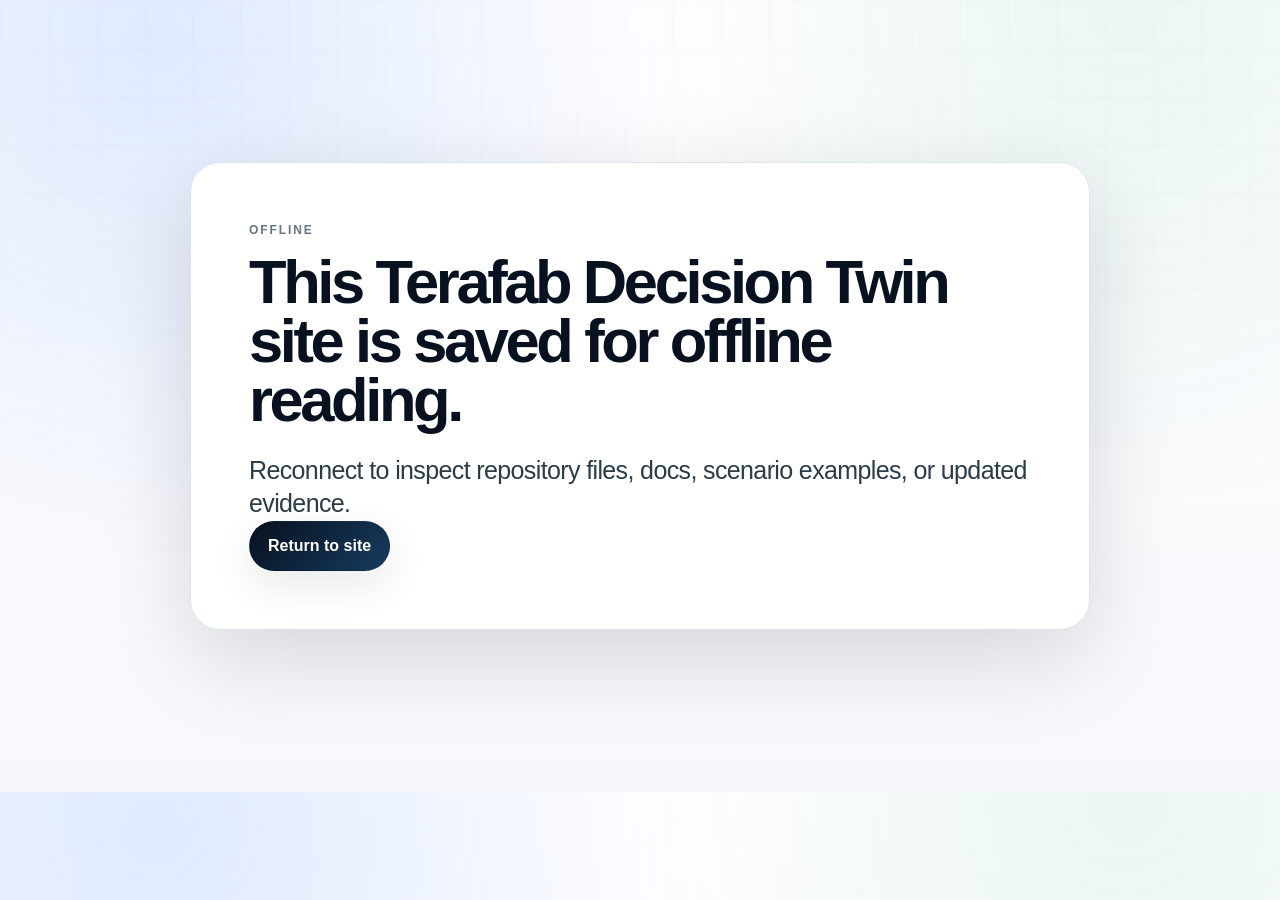
<file: website/offline.html>
<!doctype html>
<html lang="en">
<head>
<meta charset="utf-8">
<meta name="viewport" content="width=device-width, initial-scale=1, viewport-fit=cover">
<title>Offline | Terafab Stakeholder Brief</title>
<meta name="robots" content="noindex">
<meta name="theme-color" content="#07111f">
<link rel="stylesheet" href="assets/fonts.css">
<link rel="stylesheet" href="assets/style.css">
</head>
<body>
<main class="offline-card"><p class="eyebrow">Offline</p><h1>This Terafab Decision Twin site is saved for offline reading.</h1><p class="lead">Reconnect to inspect repository files, docs, scenario examples, or updated evidence.</p><a class="btn primary" href="index.html">Return to site</a></main>
<script src="assets/app.js" defer></script>
</body>
</html>
</file>
<file: website/assets/fonts.css>
/*
 * Public-release font policy: the Pages/PWA shell must not depend on
 * third-party font hosts. The visual system keeps the branded font-family
 * tokens in style.css, but resolves them through local/system fallbacks only.
 * This preserves offline behavior, avoids external font requests, and keeps
 * the site readable if installed as a PWA or mirrored from the release artifact.
 */
:root{
  --release-font-policy: system-ui;
}
</file>
<file: website/assets/style.css>
:root {
  --ink: #07111f;
  --charcoal: #142536;
  --muted: #536272;
  --soft: #748292;
  --bg: #f6f8fb;
  --panel: #ffffff;
  --panel-soft: #fbfdff;
  --line: #dce5ef;
  --blue: #0b5cff;
  --blue-dark: #063a9a;
  --green: #008c66;
  --green-bg: #e9fbf4;
  --amber: #b88700;
  --amber-bg: #fff8df;
  --red: #a83a3a;
  --red-bg: #fff1f1;
  --shadow: 0 28px 90px rgba(7, 17, 31, .14);
  --shadow-soft: 0 14px 40px rgba(7, 17, 31, .09);
  --radius: 30px;
  --radius-card: 24px;
  --focus: rgba(11, 92, 255, .72);
  --font-body: "Inter", ui-sans-serif, -apple-system, BlinkMacSystemFont, "Segoe UI", Roboto, Helvetica, Arial, sans-serif;
  --font-tight: "Inter Tight", "Inter", ui-sans-serif, -apple-system, BlinkMacSystemFont, "Segoe UI", sans-serif;
  --font-display: "Space Grotesk", "Inter Tight", "Inter", ui-sans-serif, sans-serif;
  --font-accent: "Unbounded", "Space Grotesk", "Inter Tight", ui-sans-serif, sans-serif;
}

* { box-sizing: border-box; }

html {
  scroll-behavior: smooth;
  scroll-padding-top: 104px;
  -webkit-text-size-adjust: 100%;
}

body {
  margin: 0;
  color: var(--ink);
  font-family: var(--font-body);
  line-height: 1.5;
  background:
    radial-gradient(circle at 12% 4%, rgba(11, 92, 255, .13), transparent 34rem),
    radial-gradient(circle at 88% 2%, rgba(0, 140, 102, .08), transparent 31rem),
    linear-gradient(180deg, #fff, var(--bg));
  -webkit-font-smoothing: antialiased;
  text-rendering: optimizeLegibility;
}

body::before {
  content: "";
  position: fixed;
  inset: 0;
  z-index: -1;
  background-image:
    linear-gradient(rgba(7, 17, 31, .04) 1px, transparent 1px),
    linear-gradient(90deg, rgba(7, 17, 31, .04) 1px, transparent 1px);
  background-size: 48px 48px;
  mask-image: linear-gradient(180deg, rgba(0, 0, 0, .38), transparent 62%);
}

a { color: var(--blue-dark); }
a:hover { color: var(--blue); }

:focus-visible {
  outline: 3px solid var(--focus);
  outline-offset: 3px;
}

.skip {
  position: absolute;
  left: 1rem;
  top: -5rem;
  z-index: 60;
  padding: .8rem 1rem;
  border-radius: 999px;
  background: var(--ink);
  color: #fff;
}

.skip:focus { top: 1rem; }

.topbar {
  position: sticky;
  top: max(10px, env(safe-area-inset-top));
  z-index: 40;
  width: min(calc(100% - 24px), 1240px);
  margin: 12px auto 0;
  padding: 10px;
  display: flex;
  align-items: center;
  justify-content: space-between;
  gap: 12px;
  border: 1px solid rgba(220, 229, 239, .86);
  border-radius: 999px;
  background: rgba(255, 255, 255, .9);
  box-shadow: var(--shadow-soft);
  backdrop-filter: blur(24px) saturate(1.35);
}

.brand {
  display: flex;
  align-items: center;
  gap: 12px;
  min-width: 0;
  color: inherit;
  text-decoration: none;
}

.mark {
  width: 42px;
  height: 42px;
  display: grid;
  place-items: center;
  border-radius: 15px;
  background: linear-gradient(135deg, var(--ink), #1b4168);
  color: #fff;
  font-family: var(--font-accent);
  font-weight: 650;
  letter-spacing: -.04em;
}

.brand span:last-child { display: grid; min-width: 0; line-height: 1.08; }
.brand b { overflow: hidden; font-family: var(--font-display); font-size: 15px; letter-spacing: -.025em; text-overflow: ellipsis; white-space: nowrap; }
.brand small { color: var(--muted); font-size: 12px; }

.nav { display: flex; gap: 4px; overflow: auto; scrollbar-width: none; }
.nav::-webkit-scrollbar { display: none; }
.nav a, .repo-link, .btn { text-decoration: none; }
.nav a { padding: 10px 12px; border-radius: 999px; color: #334453; font-size: 13px; font-weight: 750; white-space: nowrap; }
.nav a:hover, .nav a.active { background: #edf4ff; color: var(--blue-dark); }
.repo-link { padding: 10px 15px; border-radius: 999px; background: var(--ink); color: #fff; font-size: 13px; font-weight: 800; white-space: nowrap; }

.site-shell { width: min(calc(100% - 28px), 1260px); margin: 0 auto; padding: clamp(34px, 6vw, 72px) 0 10px; }

.section {
  position: relative;
  display: grid;
  gap: clamp(22px, 4vw, 42px);
  margin-bottom: clamp(18px, 3vw, 34px);
  padding: clamp(26px, 5vw, 62px);
  overflow: hidden;
  border: 1px solid rgba(220, 229, 239, .9);
  border-radius: var(--radius);
  background: rgba(255, 255, 255, .9);
  box-shadow: var(--shadow);
}

.section::after {
  content: "";
  position: absolute;
  right: -11rem;
  top: -11rem;
  width: 28rem;
  height: 28rem;
  border-radius: 50%;
  background: radial-gradient(circle, rgba(11, 92, 255, .1), transparent 66%);
  pointer-events: none;
}

.section-copy, .status-panel, .step-flow, .scenario-flow, .evidence-rules, .evidence-table-wrap, .domain-strip, .output-dashboard, .gate-detail-grid, .gate-table-wrap, .advanced-stack, .advanced-guardrails, .validation-ladder, .validation-boundary, .boundary-alert { position: relative; z-index: 1; }
.section-copy { min-width: 0; }
.section-copy.wide { max-width: 920px; }

.eyebrow { margin: 0 0 14px; color: #647586; font-size: 12px; font-weight: 850; letter-spacing: .16em; text-transform: uppercase; }
.hero-section h1, .section h2, .offline-card h1 { margin: 0; font-family: var(--font-tight); font-size: clamp(42px, 6vw, 84px); font-weight: 650; line-height: .96; letter-spacing: -.055em; }
.hero-section h1 { max-width: 900px; }
.section h2, .offline-card h1 { font-size: clamp(34px, 4.8vw, 66px); }
.hero-kicker { margin: 0 0 12px; color: #102033; font-family: var(--font-display); font-size: clamp(22px, 3vw, 38px); font-weight: 700; line-height: 1; letter-spacing: -.04em; }
.lead { max-width: 860px; margin: 24px 0 0; color: #2a3b49; font-size: clamp(18px, 2.1vw, 25px); line-height: 1.34; letter-spacing: -.025em; }
.hero-copy .lead { max-width: 790px; color: #30404e; }

.cta-row { display: flex; flex-wrap: wrap; gap: 12px; margin-top: 28px; }
.btn { display: inline-flex; align-items: center; justify-content: center; min-height: 48px; padding: 12px 18px; border: 1px solid #c8d4e2; border-radius: 999px; background: #fff; color: #142536; font: inherit; font-weight: 800; cursor: pointer; }
.btn:hover { border-color: #aabbd0; background: #edf4ff; color: var(--blue-dark); }
.btn.primary { border-color: transparent; background: linear-gradient(135deg, var(--ink), #173b5f); color: #fff; box-shadow: var(--shadow-soft); }

/* Reusable decision-model primitives */
.instrument-panel, .status-panel, .card-grid article, .surface-list article, .boundary-card, .metric-grid article, .levels span, .domain-strip article, .flow-step, .pipeline li, .output-dashboard article, .evidence-rules article, .evidence-table-wrap, .gate-table-wrap, .advanced-core, .advanced-layers article, .advanced-guardrails, .validation-ladder article, .validation-boundary, .boundary-alert {
  border: 1px solid var(--line);
  border-radius: var(--radius-card);
  background: var(--panel);
  box-shadow: var(--shadow-soft);
}

.status-dot::before, .status-panel li::before, .boundary-list li::before, .advanced-guardrails li::before {
  content: "";
  display: inline-grid;
  place-items: center;
  flex: 0 0 auto;
  border-radius: 999px;
}

.status-pill, .output-dashboard span, .advanced-core span, .advanced-layers span, .validation-ladder em, .evidence-table code, .gate-table code {
  width: max-content;
  border-radius: 999px;
  background: #edf4ff;
  color: var(--blue-dark);
  font-weight: 900;
}

.hero-section { grid-template-columns: minmax(0, 1fr) minmax(320px, .58fr); align-items: stretch; background: linear-gradient(135deg, rgba(255, 255, 255, .96), rgba(244, 248, 252, .92)); isolation: isolate; }
.hero-section::before { content: ""; position: absolute; inset: 0; background: linear-gradient(90deg, rgba(7, 17, 31, .055) 1px, transparent 1px), linear-gradient(rgba(7, 17, 31, .04) 1px, transparent 1px); background-size: 32px 32px; mask-image: linear-gradient(90deg, rgba(0, 0, 0, .55), rgba(0, 0, 0, .18) 62%, transparent); pointer-events: none; }
.split { grid-template-columns: minmax(0, .95fr) minmax(300px, .78fr); align-items: center; }

.instrument-panel { padding: 28px; }
.instrument-panel b, .status-panel b, .card-grid b, .surface-list b, .boundary-card b, .domain-strip b, .pipeline b, .evidence-rules b, .output-dashboard b, .validation-boundary b { font-family: var(--font-display); letter-spacing: -.03em; }
.instrument-panel b { font-size: 23px; }
.instrument-panel ul { margin: 18px 0 0; padding-left: 1.1rem; color: #344554; font-size: 18px; }
.instrument-panel li + li { margin-top: 12px; }

/* Hero status panel */
.status-panel { align-self: stretch; display: flex; flex-direction: column; justify-content: center; padding: 24px; border-color: #cfd9e5; background: linear-gradient(180deg, #f9fbfd, #fff); }
.status-panel::before { content: "ANALYSIS STATUS"; position: absolute; right: 20px; top: 18px; color: #6c7b89; font-size: 10px; font-weight: 900; letter-spacing: .18em; }
.status-panel b { font-size: 24px; }
.status-panel ul { display: grid; gap: 10px; margin: 22px 0 0; padding: 0; list-style: none; }
.status-panel li { display: flex; align-items: center; gap: 10px; padding: 12px 13px; border: 1px solid #d8e1ea; border-radius: 14px; background: linear-gradient(180deg, #fff, #f6f9fc); color: #253746; font-weight: 800; }
.status-panel li::before { width: 9px; height: 9px; background: var(--charcoal); box-shadow: 0 0 0 4px rgba(7, 17, 31, .07); }
.status-panel li:nth-child(1)::before { background: var(--green); }
.status-panel li:nth-child(2)::before, .status-panel li:nth-child(3)::before { background: var(--amber); }
.status-panel li:nth-child(6)::before { background: var(--red); }

/* Scenario pipeline */
.step-flow, .scenario-flow, .pipeline { margin: 0; padding: 0; list-style: none; }
.step-flow { display: grid; grid-template-columns: repeat(5, minmax(0, 1fr)); gap: 12px; }
.step-flow li { position: relative; overflow: hidden; padding: 22px 18px 20px; border: 1px solid var(--line); border-radius: var(--radius-card); background: linear-gradient(180deg, #fff, #f6faff); box-shadow: var(--shadow-soft); }
.step-flow li::after { content: ""; position: absolute; right: -22px; top: 32px; width: 44px; height: 2px; background: linear-gradient(90deg, var(--blue), transparent); opacity: .55; }
.step-flow li:last-child::after { display: none; }
.step-flow span { display: inline-grid; place-items: center; width: 38px; height: 38px; border-radius: 999px; background: var(--ink); color: #fff; font-size: 12px; font-weight: 900; letter-spacing: .02em; }
.step-flow b, .flow-step b { display: block; margin-top: 14px; font-family: var(--font-display); font-size: 18px; line-height: 1.15; letter-spacing: -.03em; }
.step-flow p, .flow-step span, .pipeline span { color: var(--muted); font-size: 14px; line-height: 1.45; }
.step-flow p { margin: .65rem 0 0; }
.scenario-flow { display: grid; grid-template-columns: minmax(150px, 1fr) auto minmax(150px, 1fr) auto minmax(150px, 1fr) auto minmax(150px, 1fr); gap: 12px; align-items: stretch; }
.flow-step { min-height: 128px; padding: 18px; }
.flow-step b { margin-top: 0; }
.flow-step span { display: block; margin-top: 10px; }
.flow-arrow { display: grid; place-items: center; min-width: 22px; color: #657586; font-size: 22px; font-weight: 900; }
.pipeline { display: grid; gap: 14px; counter-reset: pipe; }
.pipeline li { position: relative; padding: 22px 22px 22px 74px; }
.pipeline li::before { counter-increment: pipe; content: counter(pipe); position: absolute; left: 22px; top: 22px; width: 34px; height: 34px; display: grid; place-items: center; border-radius: 50%; background: var(--ink); color: #fff; font-weight: 800; }
.pipeline b { display: block; font-size: 21px; }

.metric-grid, .card-grid { display: grid; grid-template-columns: repeat(2, minmax(0, 1fr)); gap: 16px; }
.metric-grid article { padding: 24px; background: linear-gradient(180deg, #fff, #f5f9ff); }
.metric-grid strong { display: block; font-family: var(--font-tight); font-size: clamp(30px, 4.6vw, 54px); line-height: 1; letter-spacing: -.045em; }
.metric-grid span, .domain-strip span { display: block; margin-top: 8px; color: var(--muted); }
.card-grid.compact { grid-template-columns: repeat(3, minmax(0, 1fr)); }
.card-grid article { padding: 22px; }
.card-grid b, .surface-list b, .boundary-card b, .domain-strip b { font-size: 21px; }
.card-grid p, .surface-list p, .boundary-card p, .evidence-rules p, .advanced-core p, .advanced-layers p, .validation-ladder p { margin: .5rem 0 0; color: #40505f; }

/* Evidence status cards */
.evidence-rules { display: grid; grid-template-columns: repeat(2, minmax(0, 1fr)); gap: 16px; }
.evidence-rules article { padding: 22px; border-left: 6px solid var(--amber); background: linear-gradient(180deg, #fff, #fffaf0); }
.evidence-rules b { font-size: 21px; }

.evidence-table-wrap, .gate-table-wrap { overflow: auto; }
.evidence-table, .gate-table { width: 100%; border-collapse: separate; border-spacing: 0; font-size: 14px; }
.evidence-table { min-width: 980px; }
.gate-table { min-width: 820px; }
.evidence-table caption, .gate-table caption { padding: 18px 20px; color: var(--muted); font-size: 12px; font-weight: 900; letter-spacing: .12em; text-align: left; text-transform: uppercase; }
.evidence-table th, .evidence-table td, .gate-table th, .gate-table td { padding: 16px 18px; border-top: 1px solid var(--line); text-align: left; vertical-align: top; }
.evidence-table thead th, .gate-table thead th { background: #f2f6fb; color: #263746; font-size: 12px; letter-spacing: .08em; text-transform: uppercase; }
.evidence-table tbody th, .gate-table tbody th { font-family: var(--font-display); letter-spacing: -.02em; }
.evidence-table tbody th { width: 170px; }
.gate-table tbody th { width: 150px; }
.evidence-table code, .gate-table code { padding: .22rem .48rem; font-family: ui-monospace, SFMono-Regular, Menlo, Monaco, Consolas, "Liberation Mono", monospace; font-size: .92em; }
.evidence-table tbody tr:nth-child(even) td, .evidence-table tbody tr:nth-child(even) th, .gate-table tbody tr:nth-child(even) td, .gate-table tbody tr:nth-child(even) th { background: var(--panel-soft); }

/* Consequence-domain cards */
.domain-strip { display: grid; grid-template-columns: repeat(5, minmax(0, 1fr)); gap: 12px; }
.domain-strip article { padding: 20px; background: linear-gradient(180deg, #fff, #f7fbff); }

/* Output/gate table */
.output-dashboard { display: grid; grid-template-columns: repeat(4, minmax(0, 1fr)); gap: 12px; }
.output-dashboard article { display: grid; gap: 9px; padding: 18px; background: linear-gradient(180deg, #fff, #f6faff); }
.output-dashboard span { padding: 5px 10px; font-size: 11px; letter-spacing: .1em; text-transform: uppercase; }
.output-dashboard b { font-size: 20px; line-height: 1.1; }
.output-dashboard p { margin: 0; color: #40505f; font-size: 14px; line-height: 1.45; }
.gate-detail-grid { display: grid; grid-template-columns: repeat(2, minmax(0, 1fr)); gap: 16px; }

/* Stakeholder decision-surface cards */
.surface-list { display: grid; grid-template-columns: repeat(2, minmax(0, 1fr)); gap: 13px; }
.surface-list article { display: grid; grid-template-columns: 46px 1fr; align-items: start; column-gap: 14px; padding: 20px 22px; }
.surface-list span { grid-row: 1 / 3; width: 38px; height: 38px; display: grid; place-items: center; border-radius: 999px; background: #edf4ff; color: var(--blue-dark); font-size: 12px; font-weight: 800; }

.levels { display: grid; grid-template-columns: repeat(5, minmax(0, 1fr)); gap: 12px; }
.levels span { padding: 20px; color: var(--muted); text-align: center; }
.levels b { color: var(--ink); }
.levels .done { border-color: #b9ead9; background: linear-gradient(180deg, #fff, var(--green-bg)); }

.boundary-card { padding: 28px; border-left: 6px solid var(--amber); font-size: 18px; }

/* Advanced-layer stack */
.advanced-section { background: linear-gradient(135deg, rgba(255, 255, 255, .96), rgba(239, 246, 255, .92)); isolation: isolate; }
.advanced-section::before { content: ""; position: absolute; inset: clamp(18px, 3vw, 34px); border: 1px dashed rgba(11, 92, 255, .24); border-radius: calc(var(--radius) - 10px); background: linear-gradient(180deg, rgba(255, 255, 255, .66), rgba(237, 244, 255, .32)); pointer-events: none; }
.advanced-section code { padding: .12rem .42rem; border-radius: 999px; background: #edf4ff; color: var(--blue-dark); font-family: ui-monospace, SFMono-Regular, Menlo, Monaco, Consolas, "Liberation Mono", monospace; font-size: .82em; white-space: nowrap; }
.advanced-stack { display: grid; grid-template-columns: minmax(260px, .55fr) minmax(0, 1fr); gap: 18px; align-items: stretch; }
.advanced-core { position: relative; display: flex; flex-direction: column; justify-content: center; min-height: 100%; padding: 26px; border-color: #b7c8dd; background: linear-gradient(180deg, #fff, #f2f7ff); }
.advanced-core::after { content: ""; position: absolute; right: -28px; top: 50%; width: 56px; height: 2px; background: linear-gradient(90deg, var(--blue), rgba(11, 92, 255, .12)); box-shadow: 0 0 0 7px rgba(11, 92, 255, .06); }
.advanced-core span, .advanced-layers span { padding: 5px 10px; font-size: 11px; letter-spacing: .1em; text-transform: uppercase; }
.advanced-core b, .advanced-layers b, .advanced-guardrails b { display: block; margin-top: 13px; font-family: var(--font-display); font-size: 22px; line-height: 1.12; letter-spacing: -.035em; }
.advanced-layers { display: grid; grid-template-columns: repeat(5, minmax(0, 1fr)); gap: 12px; }
.advanced-layers article { position: relative; padding: 20px; border-top: 5px solid rgba(11, 92, 255, .24); background: linear-gradient(180deg, #fff, #f8fbff); }
.advanced-layers article:nth-child(3) { border-top-color: rgba(0, 140, 102, .42); }
.advanced-layers article:nth-child(4) { border-top-color: rgba(184, 135, 0, .46); }
.advanced-layers article:nth-child(5) { border-top-color: rgba(7, 17, 31, .3); }
.advanced-guardrails { padding: 24px; border-left: 6px solid var(--amber); background: linear-gradient(180deg, #fff, #fffaf0); }
.advanced-guardrails b { margin-top: 0; }
.advanced-guardrails ul { display: grid; grid-template-columns: repeat(4, minmax(0, 1fr)); gap: 12px; margin: 16px 0 0; padding: 0; list-style: none; }
.advanced-guardrails li { position: relative; padding: 14px 14px 14px 34px; border: 1px solid #eadfbf; border-radius: 16px; background: rgba(255, 255, 255, .72); color: #3f3520; font-weight: 750; }
.advanced-guardrails li::before { content: "!"; position: absolute; left: 12px; top: 14px; width: 14px; height: 14px; background: var(--amber); color: #fff; font-size: 10px; font-weight: 900; }

/* Validation ladder */
.validation-section { background: linear-gradient(135deg, rgba(255, 255, 255, .96), rgba(247, 249, 252, .94)); isolation: isolate; }
.validation-section::before { content: ""; position: absolute; inset: clamp(18px, 3vw, 34px); border: 1px solid rgba(83, 98, 114, .18); border-radius: calc(var(--radius) - 10px); background: linear-gradient(180deg, rgba(255, 255, 255, .58), rgba(246, 248, 251, .28)); pointer-events: none; }
.validation-ladder { display: grid; gap: 12px; }
.validation-ladder article { position: relative; display: grid; grid-template-columns: 108px minmax(0, 1fr); gap: 18px; align-items: start; padding: 22px; }
.validation-ladder article::before { content: ""; position: absolute; left: 53px; top: 66px; bottom: -22px; width: 2px; background: #d9e2ec; }
.validation-ladder article:last-child::before { display: none; }
.validation-ladder .level-number { position: relative; z-index: 1; display: grid; place-items: center; min-height: 44px; border: 1px solid #d6e0ea; border-radius: 999px; background: #f0f4f8; color: #293a49; font-weight: 900; letter-spacing: .02em; }
.validation-ladder b { display: block; font-family: var(--font-display); font-size: 22px; line-height: 1.15; letter-spacing: -.035em; }
.validation-ladder em { display: inline-flex; margin-top: 12px; padding: 6px 10px; font-style: normal; font-size: 11px; letter-spacing: .1em; text-transform: uppercase; }
.validation-ladder .supported { border-left: 6px solid var(--green); background: linear-gradient(180deg, #fff, #f5fbf8); }
.validation-ladder .supported .level-number, .validation-ladder .supported em { border-color: #b9ead9; background: var(--green-bg); color: #006a50; }
.validation-ladder .not-claimed { border-left: 6px solid var(--red); background: linear-gradient(180deg, #fff, var(--red-bg)); }
.validation-ladder .not-claimed .level-number, .validation-ladder .not-claimed em { border-color: #efc6c6; background: var(--red-bg); color: #7c2222; }
.validation-boundary { padding: 24px 26px; border-color: #eadfbf; border-left: 6px solid var(--amber); background: linear-gradient(180deg, #fff, #fffaf0); }
.validation-boundary b { font-size: 21px; }
.validation-boundary p { margin: .55rem 0 0; color: #3f3520; font-size: 17px; }

/* Boundary wall */
.boundaries-section { border-color: #d6a100; background: linear-gradient(135deg, rgba(255, 251, 235, .98), rgba(255, 255, 255, .94) 45%, rgba(239, 246, 255, .94)); box-shadow: 0 28px 90px rgba(184, 135, 0, .18), var(--shadow-soft); isolation: isolate; }
.boundaries-section::before { content: ""; position: absolute; inset: clamp(16px, 3vw, 30px); border: 2px solid rgba(184, 135, 0, .28); border-radius: calc(var(--radius) - 10px); background: linear-gradient(180deg, rgba(255, 255, 255, .5), rgba(255, 248, 225, .28)); pointer-events: none; }
.boundary-alert { padding: clamp(24px, 4vw, 38px); border: 2px solid var(--amber); border-left-width: 10px; border-radius: 28px; background: linear-gradient(180deg, #fff, var(--amber-bg)); box-shadow: 0 18px 52px rgba(96, 70, 0, .16); }
.boundary-alert b { display: block; color: #2d2100; font-family: var(--font-display); font-size: clamp(25px, 3vw, 36px); line-height: 1.05; letter-spacing: -.04em; }
.boundary-alert p { max-width: 920px; margin: .75rem 0 0; color: #3f3520; font-size: clamp(17px, 1.7vw, 21px); }
.boundary-list { display: grid; grid-template-columns: repeat(2, minmax(0, 1fr)); gap: 12px; margin: 24px 0 0; padding: 0; list-style: none; }
.boundary-list li { position: relative; min-height: 58px; padding: 15px 16px 15px 46px; border: 1px solid #eadfbf; border-radius: 18px; background: rgba(255, 255, 255, .78); color: #211800; font-weight: 850; line-height: 1.28; }
.boundary-list li::before { content: "!"; position: absolute; left: 16px; top: 16px; width: 18px; height: 18px; background: var(--amber); color: #fff; font-size: 12px; font-weight: 900; }

/* Inspect links */
.final-section { background: linear-gradient(135deg, #fff, #edf4ff); }
#inspect .btn:not(.primary) { border-color: #b8c8da; background: #fff; color: var(--blue-dark); }
#inspect .btn:not(.primary):hover { background: #edf4ff; color: var(--blue); }

.mega-footer { width: min(calc(100% - 28px), 1260px); margin: 30px auto 48px; padding: 28px; display: grid; grid-template-columns: 1.1fr 1fr .8fr .8fr; gap: 22px; border-top: 1px solid var(--line); color: #52616f; }
.mega-footer b { color: var(--ink); }
.mega-footer p { margin: .45rem 0 0; font-size: 14px; }
.offline-card { width: min(calc(100% - 30px), 900px); margin: 18vh auto; padding: clamp(28px, 5vw, 58px); border: 1px solid var(--line); border-radius: var(--radius); background: #fff; box-shadow: var(--shadow); }

@media (max-width: 1040px) {
  html { scroll-padding-top: 150px; }
  .repo-link { display: none; }
  .hero-section, .split, .advanced-stack { grid-template-columns: 1fr; }
  .evidence-rules, .gate-detail-grid { grid-template-columns: 1fr; }
  .domain-strip, .levels, .step-flow, .output-dashboard, .advanced-layers, .advanced-guardrails ul { grid-template-columns: repeat(2, minmax(0, 1fr)); }
  .scenario-flow { grid-template-columns: 1fr; }
  .flow-arrow { min-height: 16px; transform: rotate(90deg); }
  .metric-grid, .card-grid, .card-grid.compact, .surface-list { grid-template-columns: 1fr; }
  .advanced-core::after { right: auto; left: 50%; top: auto; bottom: -28px; width: 2px; height: 56px; background: linear-gradient(180deg, var(--blue), rgba(11, 92, 255, .12)); }
  .mega-footer { grid-template-columns: 1fr 1fr; }
  .nav { max-width: 58vw; }
}

@media (max-width: 680px) {
  html { scroll-padding-top: 190px; }
  .topbar { width: min(calc(100% - 14px), 1240px); align-items: flex-start; flex-wrap: wrap; border-radius: 26px; }
  .brand { width: 100%; }
  .nav { order: 3; width: 100%; max-width: none; padding: 4px; }
  .site-shell { width: min(calc(100% - 18px), 1260px); padding-top: 24px; }
  .section { padding: 24px; border-radius: 24px; }
  .hero-section h1, .section h2 { letter-spacing: -.045em; }
  .cta-row { display: grid; }
  .btn { width: 100%; }
  .domain-strip, .levels, .step-flow, .output-dashboard, .mega-footer, .advanced-layers, .advanced-guardrails ul, .boundary-list { grid-template-columns: 1fr; }
  .surface-list article { grid-template-columns: 38px 1fr; }
  .advanced-section::before, .validation-section::before, .boundaries-section::before { inset: 10px; border-radius: 18px; }
  .advanced-section code { white-space: normal; }
  .validation-ladder article { grid-template-columns: 1fr; }
  .validation-ladder article::before { display: none; }
  .validation-ladder .level-number { width: max-content; padding: 0 16px; }
  .boundary-alert { border-left-width: 7px; }
}

@media (max-width: 380px) {
  .brand small { display: none; }
  .mark { width: 38px; height: 38px; }
  .section { padding: 20px; }
  .hero-section h1, .section h2 { font-size: clamp(34px, 13vw, 48px); }
}

@media (prefers-reduced-motion: reduce) {
  *, *::before, *::after {
    scroll-behavior: auto !important;
    transition-duration: .001ms !important;
    animation-duration: .001ms !important;
  }
}
.inspect-links,.reference-aliases{position:relative;z-index:1;display:grid;gap:10px;margin-top:24px}.inspect-links{grid-template-columns:repeat(2,minmax(0,1fr))}.inspect-links a,.reference-aliases a{display:flex;align-items:center;min-height:48px;padding:12px 14px;border:1px solid var(--line);border-radius:16px;background:rgba(255,255,255,.88);box-shadow:var(--shadow-soft);color:#142536;text-decoration:none;font-weight:800;overflow-wrap:anywhere}.inspect-links a:hover,.reference-aliases a:hover{border-color:#b8c7d8;background:#fff}.inspect-note{position:relative;z-index:1;margin:22px 0 0;color:#40505f}.inspect-note code{font-family:ui-monospace,SFMono-Regular,Menlo,Monaco,Consolas,"Liberation Mono",monospace;background:#dfeaff;color:#063a9a;border-radius:999px;padding:.12rem .42rem;font-size:.9em}.reference-aliases{grid-template-columns:repeat(5,minmax(0,1fr));margin-top:14px}.reference-aliases a{min-height:42px;font-size:13px;color:#536272;background:rgba(255,255,255,.66)}@media(max-width:1040px){.reference-aliases{grid-template-columns:repeat(2,minmax(0,1fr))}}@media(max-width:680px){.inspect-links,.reference-aliases{grid-template-columns:1fr}.inspect-links a,.reference-aliases a{width:100%}}
</file>
